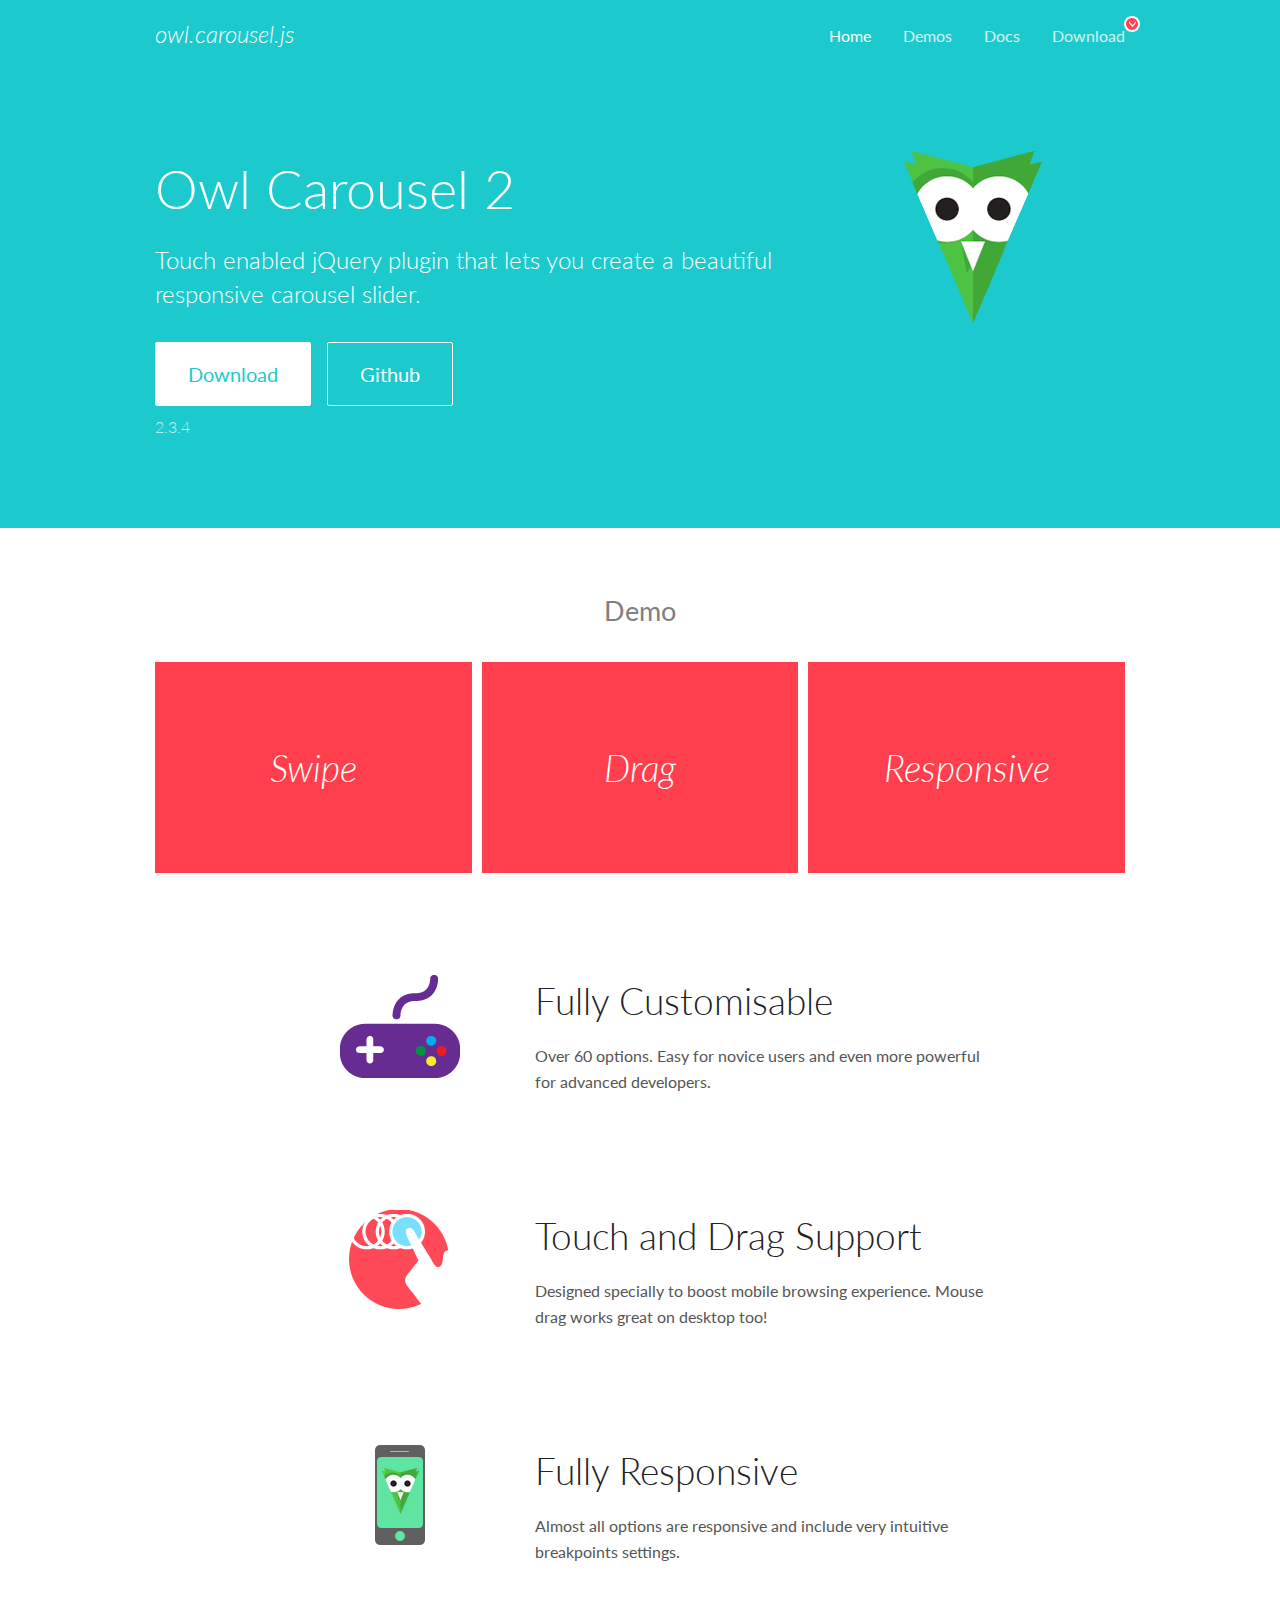
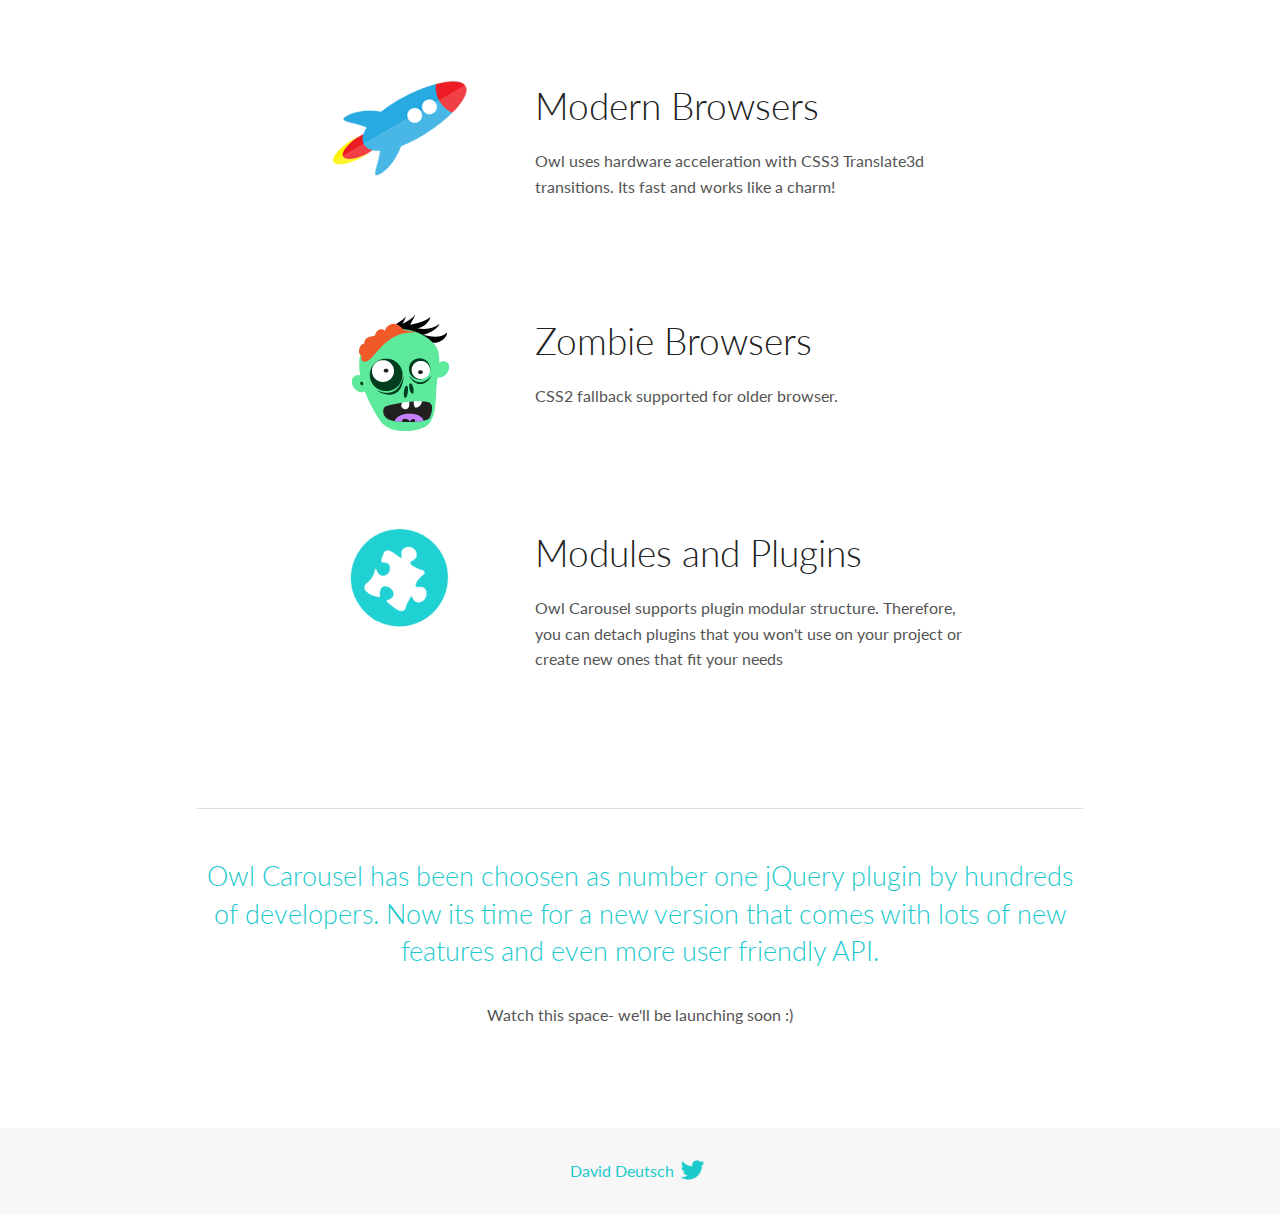
<file: html css/OwlCarousel2-2.3.4/docs/index.html>
<!DOCTYPE html>
<html lang="en">
  <head>

    <!-- head -->
    <meta charset="utf-8">
    <meta name="msapplication-tap-highlight" content="no" />
    <meta name="viewport" content="width=device-width, initial-scale=1.0" />
    <meta name="description" content="Touch enabled jQuery plugin that lets you create beautiful responsive carousel slider.">
    <meta name="author" content="David Deutsch">
    <title>
      Home | Owl Carousel | 2.3.4
    </title>

    <!-- Stylesheets -->
    <link href='https://fonts.googleapis.com/css?family=Lato:300,400,700,400italic,300italic' rel='stylesheet' type='text/css'>
    <link rel="stylesheet" href="assets/css/docs.theme.min.css">

    <!-- Owl Stylesheets -->
    <link rel="stylesheet" href="assets/owlcarousel/assets/owl.carousel.min.css">
    <link rel="stylesheet" href="assets/owlcarousel/assets/owl.theme.default.min.css">

    <!-- HTML5 shim and Respond.js IE8 support of HTML5 elements and media queries -->

    <!--[if lt IE 9]>
      <script src="https://oss.maxcdn.com/libs/html5shiv/3.7.0/html5shiv.js"></script>
      <script src="https://oss.maxcdn.com/libs/respond.js/1.3.0/respond.min.js"></script>
    <![endif]-->

    <!-- Favicons -->
    <link rel="apple-touch-icon-precomposed" sizes="144x144" href="assets/ico/apple-touch-icon-144-precomposed.png">
    <link rel="shortcut icon" href="assets/ico/favicon.png">
    <link rel="shortcut icon" href="favicon.ico">

    <!-- Yeah i know js should not be in header. Its required for demos.-->

    <!-- javascript -->
    <script src="assets/vendors/jquery.min.js"></script>
    <script src="assets/owlcarousel/owl.carousel.js"></script>
  </head>
  <body>

    <!-- header -->
    <header class="header">
      <div class="row">
        <div class="large-12 columns">
          <div class="brand left">
            <h3>
              <a href="/OwlCarousel2/">owl.carousel.js</a> 
            </h3>
          </div>
          <a id="toggle-nav" class="right">
            <span></span> <span></span> <span></span> 
          </a> 
          <div class="nav-bar">
            <ul class="clearfix">
              <li class="active">
                <a href="/OwlCarousel2/index.html">Home</a> 
              </li>
              <li> <a href="/OwlCarousel2/demos/demos.html">Demos</a>  </li>
              <li> <a href="/OwlCarousel2/docs/started-welcome.html">Docs</a>  </li>
              <li>
                <a href="https://github.com/OwlCarousel2/OwlCarousel2/archive/2.3.4.zip">Download</a> 
                <span class="download"></span> 
              </li>
            </ul>
          </div>
        </div>
      </div>
    </header>

    <!-- home panel -->
    <section id="hero">
      <div class="row">
        <div class="large-8 medium-8 columns">
          <h1>Owl Carousel 2</h1>
          <h4>Touch enabled jQuery plugin that lets you create a beautiful responsive carousel slider.</h4>
          <a href="https://github.com/OwlCarousel2/OwlCarousel2/archive/2.3.4.zip" class="hero-button">Download</a> 
          <a href="https://github.com/OwlCarousel2/OwlCarousel2" class="hero-button outline">Github</a> 
          <p>2.3.4</p>
        </div>
        <div class="large-4 medium-4 columns">
          <img class="owl-logo" src="assets/img/owl-logo.png" alt="mr. Owl">
        </div>
      </div>
    </section>

    <!-- body -->
    <div class="home-demo">
      <div class="row">
        <div class="large-12 columns">
          <h3>Demo</h3>
          <div class="owl-carousel">
            <div class="item">
              <h2>Swipe</h2>
            </div>
            <div class="item">
              <h2>Drag</h2>
            </div>
            <div class="item">
              <h2>Responsive</h2>
            </div>
            <div class="item">
              <h2>CSS3</h2>
            </div>
            <div class="item">
              <h2>Fast</h2>
            </div>
            <div class="item">
              <h2>Easy</h2>
            </div>
            <div class="item">
              <h2>Free</h2>
            </div>
            <div class="item">
              <h2>Upgradable</h2>
            </div>
            <div class="item">
              <h2>Tons of options</h2>
            </div>
            <div class="item">
              <h2>Infinity</h2>
            </div>
            <div class="item">
              <h2>Auto Width</h2>
            </div>
          </div>
        </div>
      </div>
    </div>
    <script>
      var owl = $('.owl-carousel');
      owl.owlCarousel({
        margin: 10,
        loop: true,
        responsive: {
          0: {
            items: 1
          },
          600: {
            items: 2
          },
          1000: {
            items: 3
          }
        }
      })
    </script>

    <!-- features -->
    <div id="features">
      <div class="row">
        <div class="small-12 medium-9 small-centered columns">
          <section class="row feature">
            <div class="medium-4 small-12 columns">
              <img src="assets/img/feature-options.png" alt="">
            </div>
            <div class="medium-8 small-12 columns">
              <h2>Fully Customisable</h2>
              <p>Over 60 options. Easy for novice users and even more powerful for advanced developers.</p>
            </div>
          </section>
          <section class="row feature">
            <div class="medium-4 small-12 columns">
              <img src="assets/img/feature-drag.png" alt="">
            </div>
            <div class="medium-8 small-12 columns">
              <h2>Touch and Drag Support</h2>
              <p>Designed specially to boost mobile browsing experience. Mouse drag works great on desktop too!</p>
            </div>
          </section>
          <section class="row feature">
            <div class="medium-4 small-12 columns">
              <img src="assets/img/feature-responsive.png" alt="">
            </div>
            <div class="medium-8 small-12 columns">
              <h2>Fully Responsive</h2>
              <p>Almost all options are responsive and include very intuitive breakpoints settings.</p>
            </div>
          </section>
          <section class="row feature">
            <div class="medium-4 small-12 columns">
              <img src="assets/img/feature-modern.png" alt="">
            </div>
            <div class="medium-8 small-12 columns">
              <h2>Modern Browsers</h2>
              <p>Owl uses hardware acceleration with CSS3 Translate3d transitions. Its fast and works like a charm! </p>
            </div>
          </section>
          <section class="row feature">
            <div class="medium-4 small-12 columns">
              <img src="assets/img/feature-zombie.png" alt="">
            </div>
            <div class="medium-8 small-12 columns">
              <h2>Zombie Browsers</h2>
              <p>CSS2 fallback supported for older browser.</p>
            </div>
          </section>
          <section class="row feature">
            <div class="medium-4 small-12 columns">
              <img src="assets/img/feature-module.png" alt="">
            </div>
            <div class="medium-8 small-12 columns">
              <h2>Modules and Plugins</h2>
              <p>Owl Carousel supports plugin modular structure. Therefore, you can detach plugins that you won&#x27;t use on your project or create new ones that fit your needs</p>
            </div>
          </section>
        </div>
      </div>
    </div>

    <!-- footer -->
    <section id="teaser-text">
      <div class="row">
        <div class="small-12 medium-11 small-centered columns">
          <hr>
          <h3 id="owl-carousel-has-been-choosen-as-number-one-jquery-plugin-by-hundreds-of-developers-now-its-time-for-a-new-version-that-comes-with-lots-of-new-features-and-even-more-user-friendly-api-">Owl Carousel has been choosen as number one jQuery plugin by hundreds of developers. Now its time for a new version that comes with lots of new features and even more user friendly API.</h3>
          <p>Watch this space- we&#39;ll be launching soon :)</p>
        </div>
      </div>
    </section>

    <!-- footer -->
    <footer class="footer">
      <div class="row">
        <div class="large-12 columns">
          <h5>
            <a href="/OwlCarousel2/docs/support-contact.html">David Deutsch</a> 
            <a id="custom-tweet-button" href="https://twitter.com/share?url=https://github.com/OwlCarousel2/OwlCarousel2&text=Owl Carousel - This is so awesome! " target="_blank"></a> 
          </h5>
        </div>
      </div>
    </footer>

    <!-- vendors -->
    <script src="assets/vendors/highlight.js"></script>
    <script src="assets/js/app.js"></script>
  </body>
</html>
</file>
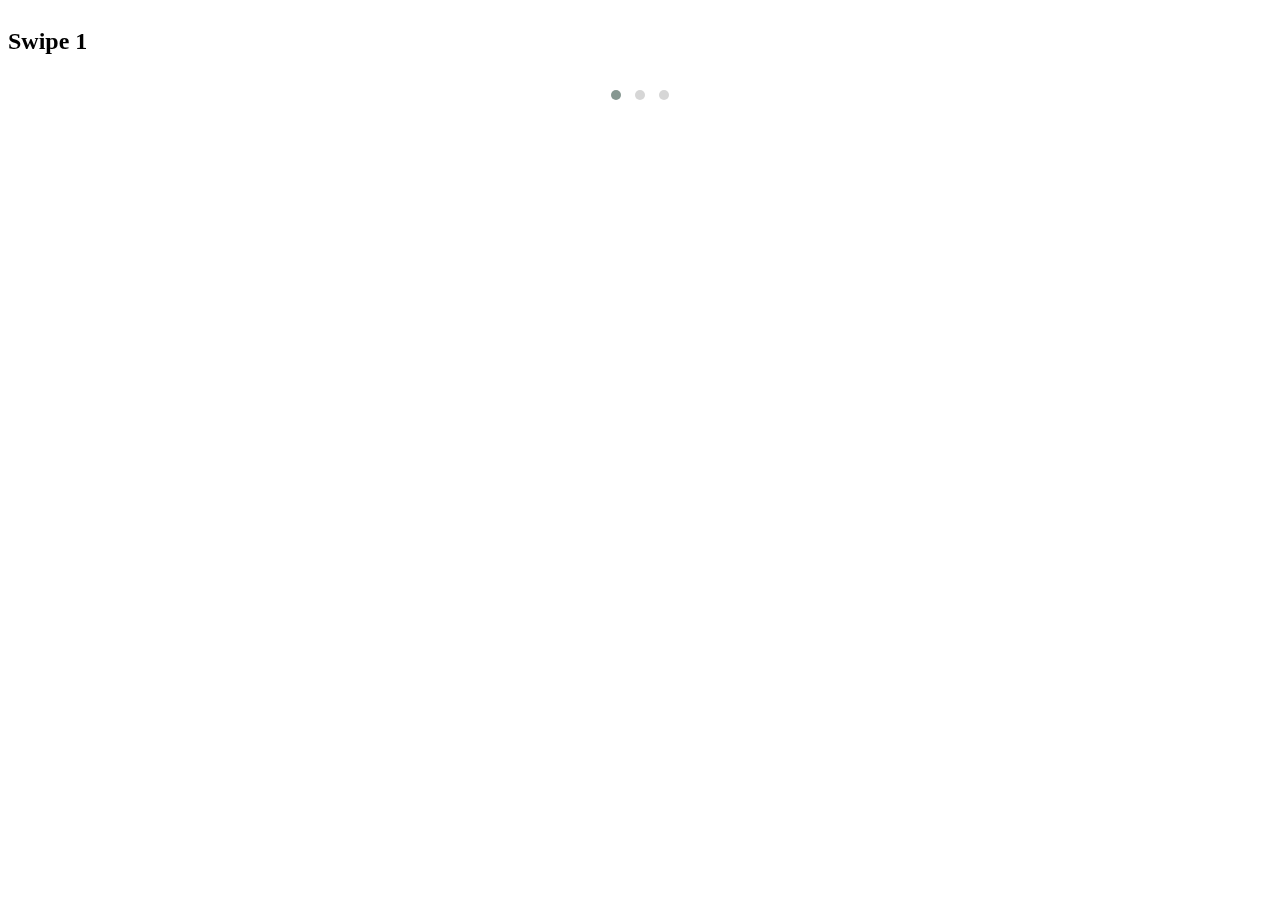
<file: html css/d.html>
<!DOCTYPE html>
<html>

<head>
    <meta charset="utf-8">
    <meta name="viewport" content="width=device-width">
    <title>JS Bin</title>
    <link rel="stylesheet" href="https://cdnjs.cloudflare.com/ajax/libs/OwlCarousel2/2.3.4/assets/owl.carousel.min.css"
        integrity="sha512-tS3S5qG0BlhnQROyJXvNjeEM4UpMXHrQfTGmbQ1gKmelCxlSEBUaxhRBj/EFTzpbP4RVSrpEikbmdJobCvhE3g=="
        crossorigin="anonymous" />
    <link rel="stylesheet" href="https://cdnjs.cloudflare.com/ajax/libs/OwlCarousel2/2.3.4/assets/owl.theme.default.css"
        integrity="sha512-OTcub78R3msOCtY3Tc6FzeDJ8N9qvQn1Ph49ou13xgA9VsH9+LRxoFU6EqLhW4+PKRfU+/HReXmSZXHEkpYoOA=="
        crossorigin="anonymous" />
</head>

<body>
    <script src="https://code.jquery.com/jquery-3.1.0.js"></script>
    <section id="banner-area">
        <div class="owl-carousel owl-theme">
            <div class="item">
                <h2>Swipe 1</h2>
            </div>
            <div class="item">
                <h2>Swipe 2</h2>
            </div>
            <div class="item">
                <h2>Swipe 3</h2>
            </div>
        </div>
    </section>
    <script src="https://cdnjs.cloudflare.com/ajax/libs/OwlCarousel2/2.3.4/owl.carousel.min.js"
        integrity="sha512-bPs7Ae6pVvhOSiIcyUClR7/q2OAsRiovw4vAkX+zJbw3ShAeeqezq50RIIcIURq7Oa20rW2n2q+fyXBNcU9lrw=="
        crossorigin="anonymous"></script>
    <script>
        $(document).ready(function () {

            // banner owl carousel
            $("#banner-area .owl-carousel").owlCarousel({
                dots: true,
                items: 1,
                loop: true,
                autoplay: true
            });
        });
    </script>
</body>

</html>
</file>
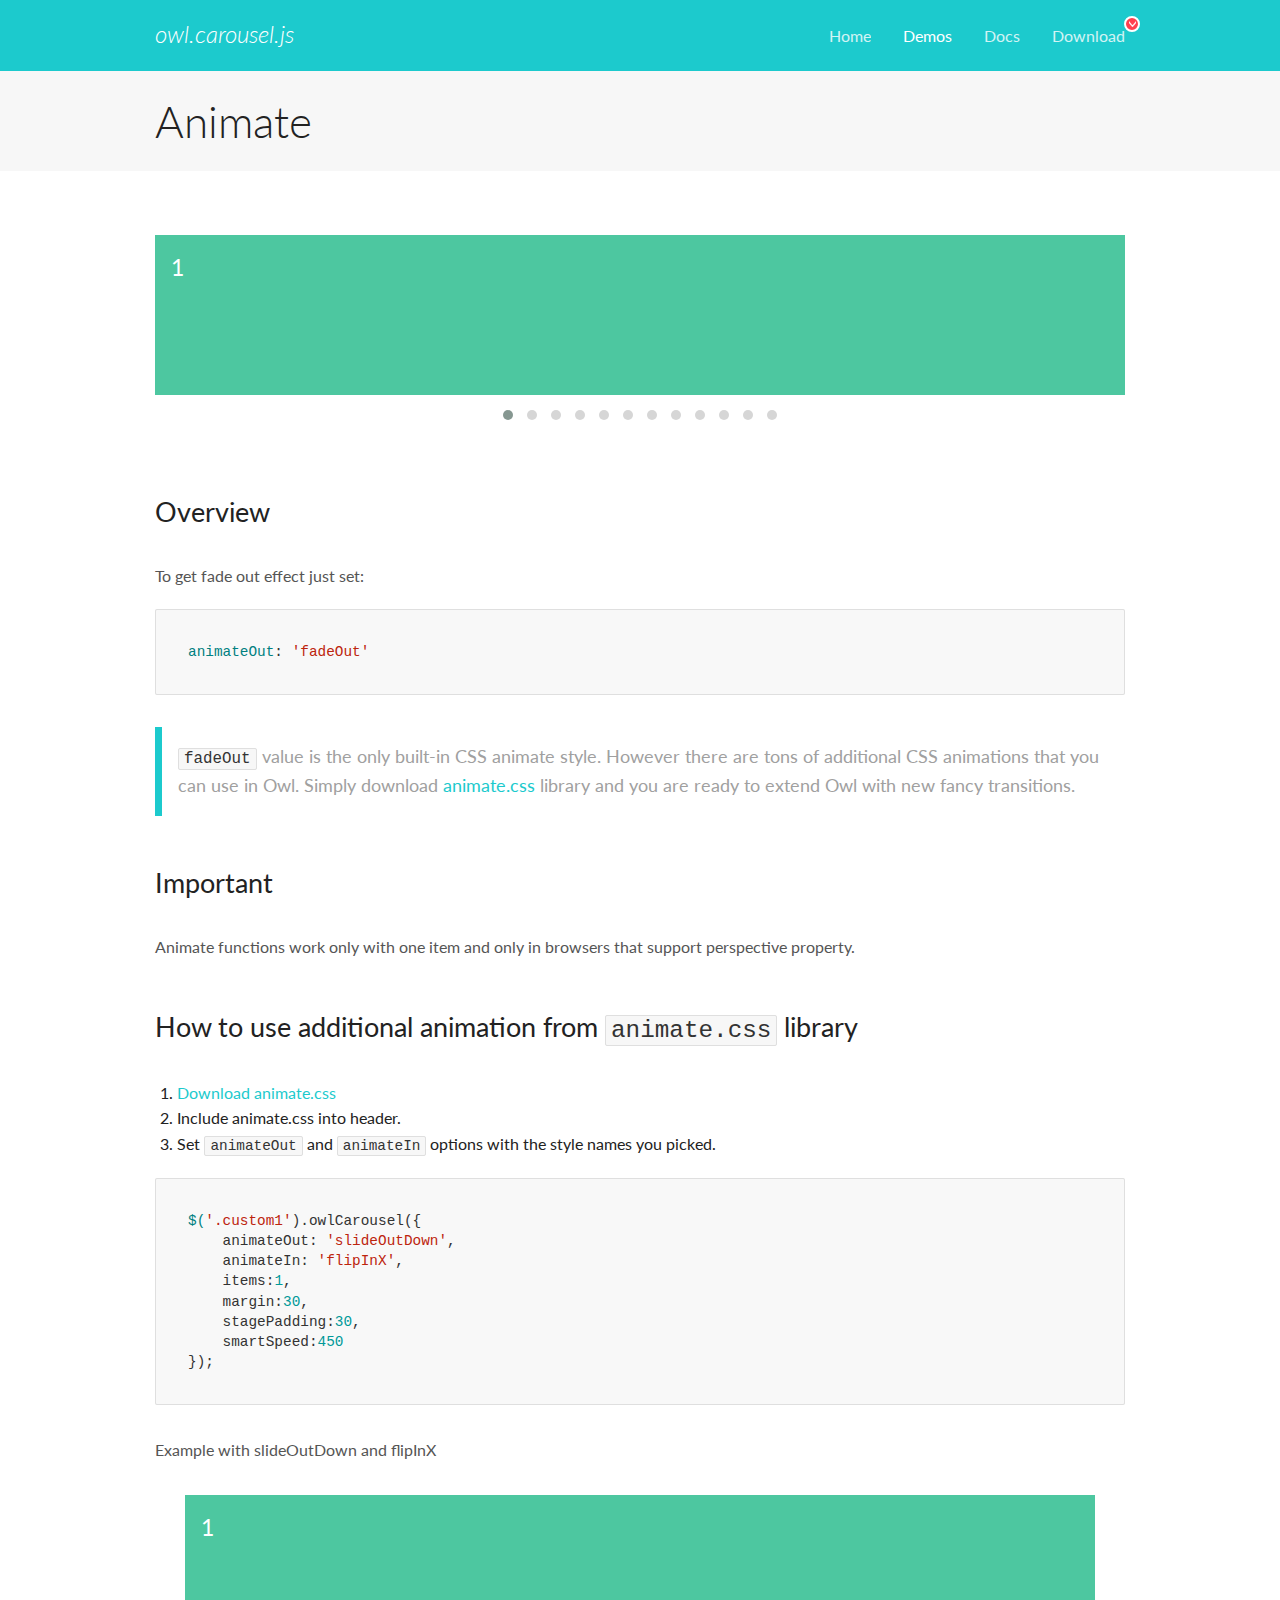
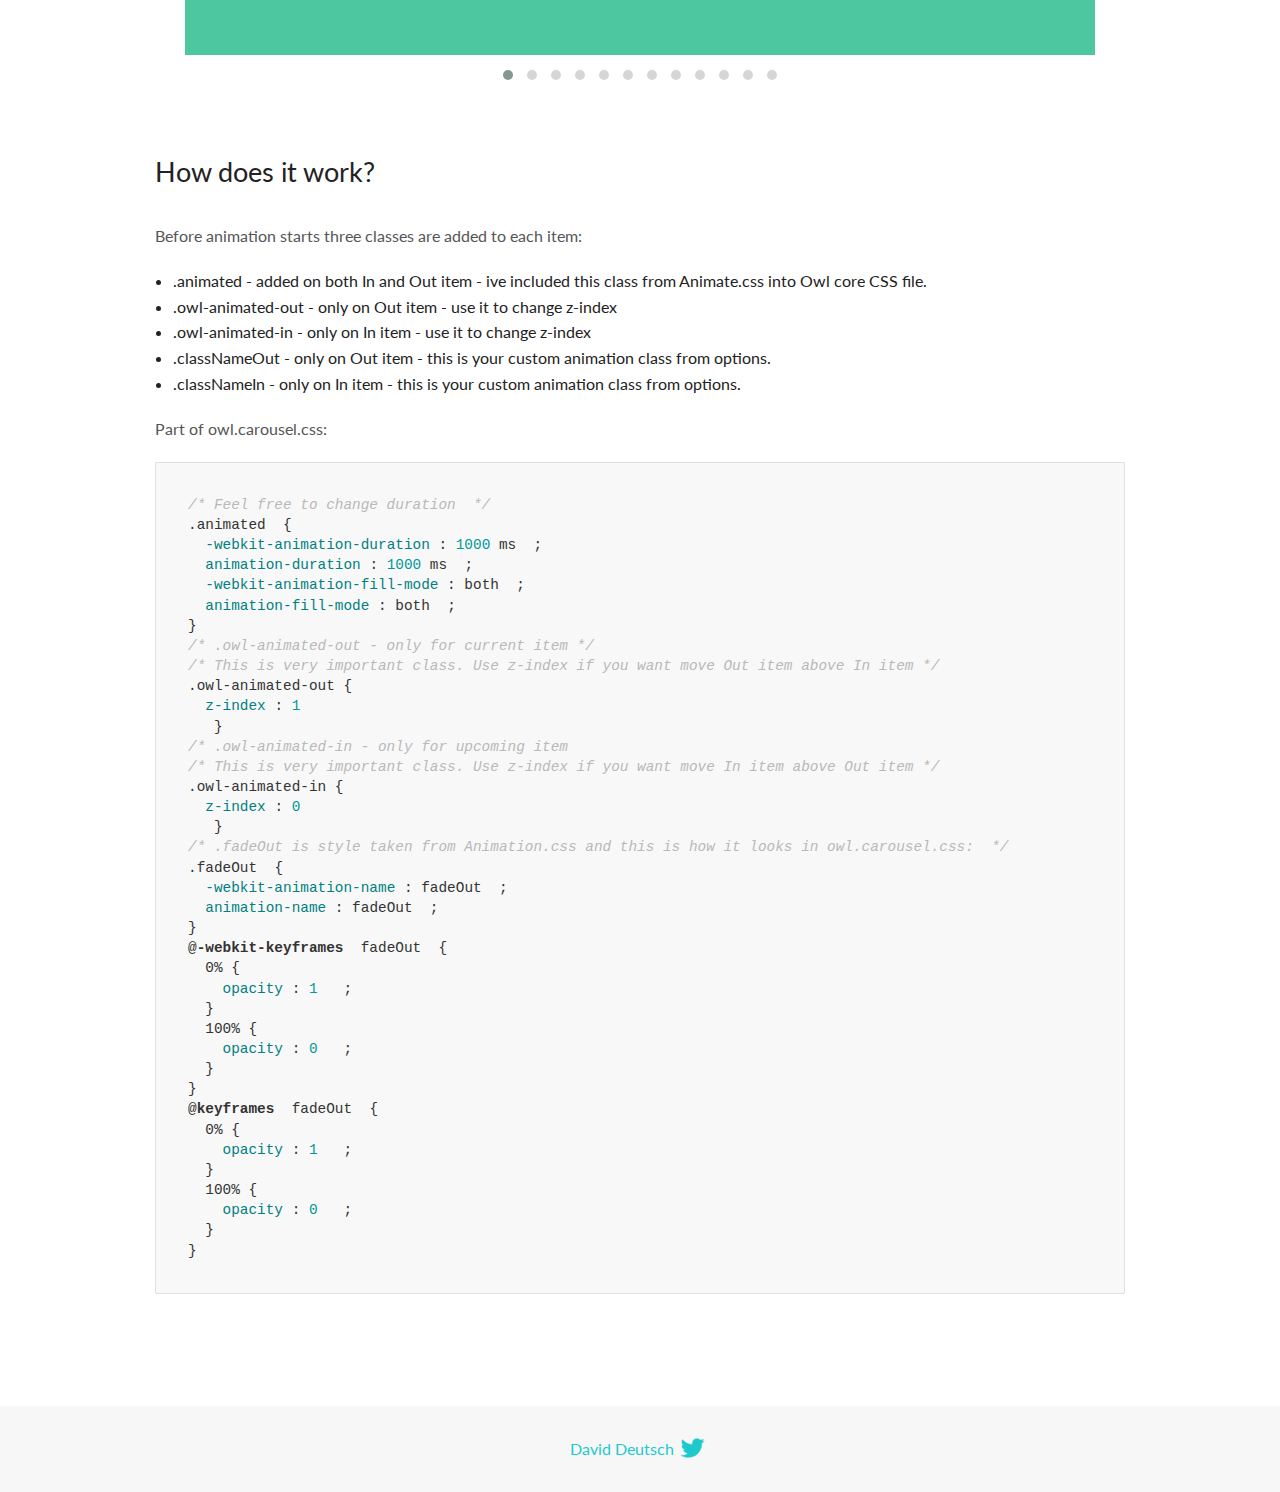
<file: html css/OwlCarousel2-2.3.4/docs/demos/animate.html>
<!DOCTYPE html>
<html lang="en">
  <head>

    <!-- head -->
    <meta charset="utf-8">
    <meta name="msapplication-tap-highlight" content="no" />
    <meta name="viewport" content="width=device-width, initial-scale=1.0" />
    <meta name="description" content="Animate carousel">
    <meta name="author" content="David Deutsch">
    <title>
      Animate Demo | Owl Carousel | 2.3.4
    </title>

    <!-- Stylesheets -->
    <link href='https://fonts.googleapis.com/css?family=Lato:300,400,700,400italic,300italic' rel='stylesheet' type='text/css'>
    <link rel="stylesheet" href="../assets/css/docs.theme.min.css">

    <!-- Owl Stylesheets -->
    <link rel="stylesheet" href="../assets/owlcarousel/assets/owl.carousel.min.css">
    <link rel="stylesheet" href="../assets/owlcarousel/assets/owl.theme.default.min.css">

    <!-- HTML5 shim and Respond.js IE8 support of HTML5 elements and media queries -->

    <!--[if lt IE 9]>
      <script src="https://oss.maxcdn.com/libs/html5shiv/3.7.0/html5shiv.js"></script>
      <script src="https://oss.maxcdn.com/libs/respond.js/1.3.0/respond.min.js"></script>
    <![endif]-->

    <!-- Favicons -->
    <link rel="apple-touch-icon-precomposed" sizes="144x144" href="../assets/ico/apple-touch-icon-144-precomposed.png">
    <link rel="shortcut icon" href="../assets/ico/favicon.png">
    <link rel="shortcut icon" href="favicon.ico">

    <!-- Yeah i know js should not be in header. Its required for demos.-->

    <!-- javascript -->
    <script src="../assets/vendors/jquery.min.js"></script>
    <script src="../assets/owlcarousel/owl.carousel.js"></script>
  </head>
  <body>

    <!-- header -->
    <header class="header">
      <div class="row">
        <div class="large-12 columns">
          <div class="brand left">
            <h3>
              <a href="/OwlCarousel2/">owl.carousel.js</a> 
            </h3>
          </div>
          <a id="toggle-nav" class="right">
            <span></span> <span></span> <span></span> 
          </a> 
          <div class="nav-bar">
            <ul class="clearfix">
              <li> <a href="/OwlCarousel2/index.html">Home</a>  </li>
              <li class="active">
                <a href="/OwlCarousel2/demos/demos.html">Demos</a> 
              </li>
              <li> <a href="/OwlCarousel2/docs/started-welcome.html">Docs</a>  </li>
              <li>
                <a href="https://github.com/OwlCarousel2/OwlCarousel2/archive/2.3.4.zip">Download</a> 
                <span class="download"></span> 
              </li>
            </ul>
          </div>
        </div>
      </div>
    </header>

    <!-- title -->
    <section class="title">
      <div class="row">
        <div class="large-12 columns">
          <h1>Animate</h1>
        </div>
      </div>
    </section>

    <!--  Demos -->
    <section id="demos">
      <div class="row">
        <div class="large-12 columns">
          <div class="fadeOut owl-carousel owl-theme">
            <div class="item">
              <h4>1</h4>
            </div>
            <div class="item">
              <h4>2</h4>
            </div>
            <div class="item">
              <h4>3</h4>
            </div>
            <div class="item">
              <h4>4</h4>
            </div>
            <div class="item">
              <h4>5</h4>
            </div>
            <div class="item">
              <h4>6</h4>
            </div>
            <div class="item">
              <h4>7</h4>
            </div>
            <div class="item">
              <h4>8</h4>
            </div>
            <div class="item">
              <h4>9</h4>
            </div>
            <div class="item">
              <h4>10</h4>
            </div>
            <div class="item">
              <h4>11</h4>
            </div>
            <div class="item">
              <h4>12</h4>
            </div>
          </div>
          <h3 id="overview">Overview</h3>
          <p>To get fade out effect just set:</p>
          <pre><code>animateOut: &#39;fadeOut&#39;</code></pre>
          <blockquote>
            <p><code>fadeOut</code> value is the only built-in CSS animate style. However there are tons of additional CSS animations that you can use in Owl. Simply download
              <a href="https://daneden.github.io/animate.css/">animate.css</a>  library and you are ready to extend Owl with new fancy transitions.</p>
          </blockquote>
          <h3 id="important">Important</h3>
          <p>Animate functions work only with one item and only in browsers that support perspective property.</p>
          <h3 id="how-to-use-additional-animation-from-animate-css-library">How to use additional animation from <code>animate.css</code> library</h3>
          <ol>
            <li> <a href="https://daneden.github.io/animate.css/">Download animate.css</a>  </li>
            <li>Include animate.css into header.</li>
            <li>Set <code>animateOut</code> and <code>animateIn</code> options with the style names you picked.</li>
          </ol>
          <pre><code>$(&#39;.custom1&#39;).owlCarousel({
    animateOut: &#39;slideOutDown&#39;,
    animateIn: &#39;flipInX&#39;,
    items:1,
    margin:30,
    stagePadding:30,
    smartSpeed:450
});</code></pre>
          <p>Example with slideOutDown and flipInX</p>
          <div class="custom1 owl-carousel owl-theme">
            <div class="item">
              <h4>1</h4>
            </div>
            <div class="item">
              <h4>2</h4>
            </div>
            <div class="item">
              <h4>3</h4>
            </div>
            <div class="item">
              <h4>4</h4>
            </div>
            <div class="item">
              <h4>5</h4>
            </div>
            <div class="item">
              <h4>6</h4>
            </div>
            <div class="item">
              <h4>7</h4>
            </div>
            <div class="item">
              <h4>8</h4>
            </div>
            <div class="item">
              <h4>9</h4>
            </div>
            <div class="item">
              <h4>10</h4>
            </div>
            <div class="item">
              <h4>11</h4>
            </div>
            <div class="item">
              <h4>12</h4>
            </div>
          </div>
          <h3 id="how-does-it-work-">How does it work?</h3>
          <p>Before animation starts three classes are added to each item:</p>
          <ul>
            <li>.animated - added on both In and Out item - ive included this class from Animate.css into Owl core CSS file.</li>
            <li>.owl-animated-out - only on Out item - use it to change z-index</li>
            <li>.owl-animated-in - only on In item - use it to change z-index</li>
            <li>.classNameOut - only on Out item - this is your custom animation class from options.</li>
            <li>.classNameIn - only on In item - this is your custom animation class from options.</li>
          </ul>
          <p>Part of owl.carousel.css:</p>
          <pre><code class="language-css"><span class="comment">/* Feel free to change duration  */</span> 
<span class="class">.animated</span>  <span class="rules">{
  <span class="rule"><span class="attribute">-webkit-animation-duration</span> :<span class="value"> <span class="number">1000</span> ms</span> </span> ;
  <span class="rule"><span class="attribute">animation-duration</span> :<span class="value"> <span class="number">1000</span> ms</span> </span> ;
  <span class="rule"><span class="attribute">-webkit-animation-fill-mode</span> :<span class="value"> both</span> </span> ;
  <span class="rule"><span class="attribute">animation-fill-mode</span> :<span class="value"> both</span> </span> ;
<span class="rule">}</span> </span> 
<span class="comment">/* .owl-animated-out - only for current item */</span> 
<span class="comment">/* This is very important class. Use z-index if you want move Out item above In item */</span> 
<span class="class">.owl-animated-out</span> <span class="rules">{
  <span class="rule"><span class="attribute">z-index</span> :<span class="value"> <span class="number">1</span> 
</span> </span> </span> }
<span class="comment">/* .owl-animated-in - only for upcoming item
/* This is very important class. Use z-index if you want move In item above Out item */</span> 
<span class="class">.owl-animated-in</span> <span class="rules">{
  <span class="rule"><span class="attribute">z-index</span> :<span class="value"> <span class="number">0</span> 
</span> </span> </span> }
<span class="comment">/* .fadeOut is style taken from Animation.css and this is how it looks in owl.carousel.css:  */</span> 
<span class="class">.fadeOut</span>  <span class="rules">{
  <span class="rule"><span class="attribute">-webkit-animation-name</span> :<span class="value"> fadeOut</span> </span> ;
  <span class="rule"><span class="attribute">animation-name</span> :<span class="value"> fadeOut</span> </span> ;
<span class="rule">}</span> </span> 
<span class="at_rule">@<span class="keyword">-webkit-keyframes</span>  fadeOut </span> {
  0% <span class="rules">{
    <span class="rule"><span class="attribute">opacity</span> :<span class="value"> <span class="number">1</span> </span> </span> ;
  <span class="rule">}</span> </span> 
  100% <span class="rules">{
    <span class="rule"><span class="attribute">opacity</span> :<span class="value"> <span class="number">0</span> </span> </span> ;
  <span class="rule">}</span> </span> 
}
<span class="at_rule">@<span class="keyword">keyframes</span>  fadeOut </span> {
  0% <span class="rules">{
    <span class="rule"><span class="attribute">opacity</span> :<span class="value"> <span class="number">1</span> </span> </span> ;
  <span class="rule">}</span> </span> 
  100% <span class="rules">{
    <span class="rule"><span class="attribute">opacity</span> :<span class="value"> <span class="number">0</span> </span> </span> ;
  <span class="rule">}</span> </span> 
}</code></pre>
          <link rel="stylesheet" href="../assets/css/animate.css">
          <script>
            jQuery(document).ready(function($) {
              $('.fadeOut').owlCarousel({
                items: 1,
                animateOut: 'fadeOut',
                loop: true,
                margin: 10,
              });
              $('.custom1').owlCarousel({
                animateOut: 'slideOutDown',
                animateIn: 'flipInX',
                items: 1,
                margin: 30,
                stagePadding: 30,
                smartSpeed: 450
              });
            });
          </script>
        </div>
      </div>
    </section>

    <!-- footer -->
    <footer class="footer">
      <div class="row">
        <div class="large-12 columns">
          <h5>
            <a href="/OwlCarousel2/docs/support-contact.html">David Deutsch</a> 
            <a id="custom-tweet-button" href="https://twitter.com/share?url=https://github.com/OwlCarousel2/OwlCarousel2&text=Owl Carousel - This is so awesome! " target="_blank"></a> 
          </h5>
        </div>
      </div>
    </footer>

    <!-- vendors -->
    <script src="../assets/vendors/highlight.js"></script>
    <script src="../assets/js/app.js"></script>
  </body>
</html>
</file>
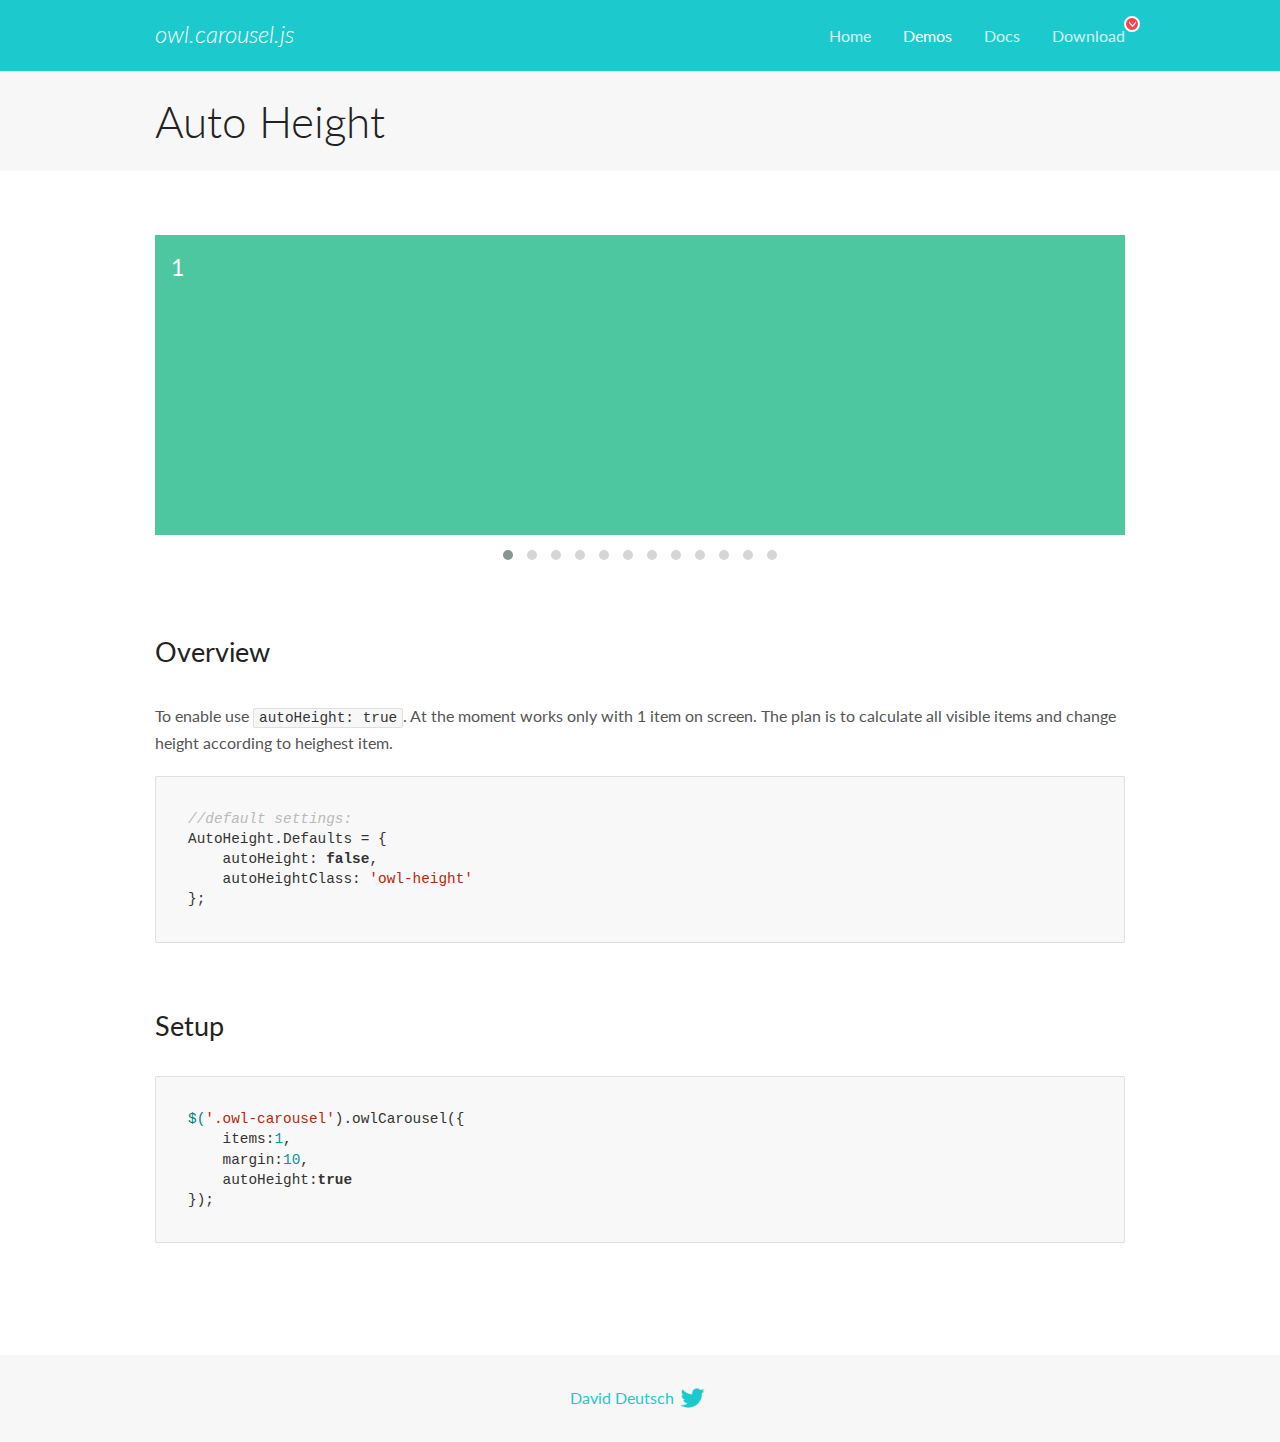
<file: html css/OwlCarousel2-2.3.4/docs/demos/autoheight.html>
<!DOCTYPE html>
<html lang="en">
  <head>

    <!-- head -->
    <meta charset="utf-8">
    <meta name="msapplication-tap-highlight" content="no" />
    <meta name="viewport" content="width=device-width, initial-scale=1.0" />
    <meta name="description" content="autoHeight usage demo">
    <meta name="author" content="David Deutsch">
    <title>
      Auto Height Demo | Owl Carousel | 2.3.4
    </title>

    <!-- Stylesheets -->
    <link href='https://fonts.googleapis.com/css?family=Lato:300,400,700,400italic,300italic' rel='stylesheet' type='text/css'>
    <link rel="stylesheet" href="../assets/css/docs.theme.min.css">

    <!-- Owl Stylesheets -->
    <link rel="stylesheet" href="../assets/owlcarousel/assets/owl.carousel.min.css">
    <link rel="stylesheet" href="../assets/owlcarousel/assets/owl.theme.default.min.css">

    <!-- HTML5 shim and Respond.js IE8 support of HTML5 elements and media queries -->

    <!--[if lt IE 9]>
      <script src="https://oss.maxcdn.com/libs/html5shiv/3.7.0/html5shiv.js"></script>
      <script src="https://oss.maxcdn.com/libs/respond.js/1.3.0/respond.min.js"></script>
    <![endif]-->

    <!-- Favicons -->
    <link rel="apple-touch-icon-precomposed" sizes="144x144" href="../assets/ico/apple-touch-icon-144-precomposed.png">
    <link rel="shortcut icon" href="../assets/ico/favicon.png">
    <link rel="shortcut icon" href="favicon.ico">

    <!-- Yeah i know js should not be in header. Its required for demos.-->

    <!-- javascript -->
    <script src="../assets/vendors/jquery.min.js"></script>
    <script src="../assets/owlcarousel/owl.carousel.js"></script>
  </head>
  <body>

    <!-- header -->
    <header class="header">
      <div class="row">
        <div class="large-12 columns">
          <div class="brand left">
            <h3>
              <a href="/OwlCarousel2/">owl.carousel.js</a> 
            </h3>
          </div>
          <a id="toggle-nav" class="right">
            <span></span> <span></span> <span></span> 
          </a> 
          <div class="nav-bar">
            <ul class="clearfix">
              <li> <a href="/OwlCarousel2/index.html">Home</a>  </li>
              <li class="active">
                <a href="/OwlCarousel2/demos/demos.html">Demos</a> 
              </li>
              <li> <a href="/OwlCarousel2/docs/started-welcome.html">Docs</a>  </li>
              <li>
                <a href="https://github.com/OwlCarousel2/OwlCarousel2/archive/2.3.4.zip">Download</a> 
                <span class="download"></span> 
              </li>
            </ul>
          </div>
        </div>
      </div>
    </header>

    <!-- title -->
    <section class="title">
      <div class="row">
        <div class="large-12 columns">
          <h1>Auto Height</h1>
        </div>
      </div>
    </section>

    <!--  Demos -->
    <section id="demos">
      <div class="row">
        <div class="large-12 columns">
          <div class="owl-carousel owl-theme">
            <div class="item" style="height:300px">
              <h4>1</h4>
            </div>
            <div class="item" style="height:100px">
              <h4>2</h4>
            </div>
            <div class="item" style="height:500px">
              <h4>3</h4>
            </div>
            <div class="item" style="height:250px">
              <h4>4</h4>
            </div>
            <div class="item" style="height:400px">
              <h4>5</h4>
            </div>
            <div class="item" style="height:500px">
              <h4>6</h4>
            </div>
            <div class="item" style="height:600px">
              <h4>7</h4>
            </div>
            <div class="item" style="height:400px">
              <h4>8</h4>
            </div>
            <div class="item" style="height:300px">
              <h4>9</h4>
            </div>
            <div class="item" style="height:350px">
              <h4>10</h4>
            </div>
            <div class="item" style="height:200px">
              <h4>11</h4>
            </div>
            <div class="item" style="height:150px">
              <h4>12</h4>
            </div>
          </div>
          <h3 id="overview">Overview</h3>
          <p>To enable use <code>autoHeight: true</code>. At the moment works only with 1 item on screen. The plan is to calculate all visible items and change height according to heighest item.</p>
          <pre><code>//default settings:
AutoHeight.Defaults = {
    autoHeight: false,
    autoHeightClass: &#39;owl-height&#39;
};</code></pre>
          <h3 id="setup">Setup</h3>
          <pre><code>$(&#39;.owl-carousel&#39;).owlCarousel({
    items:1,
    margin:10,
    autoHeight:true
});</code></pre>
          <script>
            $(document).ready(function() {
              $('.owl-carousel').owlCarousel({
                items: 1,
                margin: 10,
                autoHeight: true
              });
            })
          </script>
        </div>
      </div>
    </section>

    <!-- footer -->
    <footer class="footer">
      <div class="row">
        <div class="large-12 columns">
          <h5>
            <a href="/OwlCarousel2/docs/support-contact.html">David Deutsch</a> 
            <a id="custom-tweet-button" href="https://twitter.com/share?url=https://github.com/OwlCarousel2/OwlCarousel2&text=Owl Carousel - This is so awesome! " target="_blank"></a> 
          </h5>
        </div>
      </div>
    </footer>

    <!-- vendors -->
    <script src="../assets/vendors/highlight.js"></script>
    <script src="../assets/js/app.js"></script>
  </body>
</html>
</file>
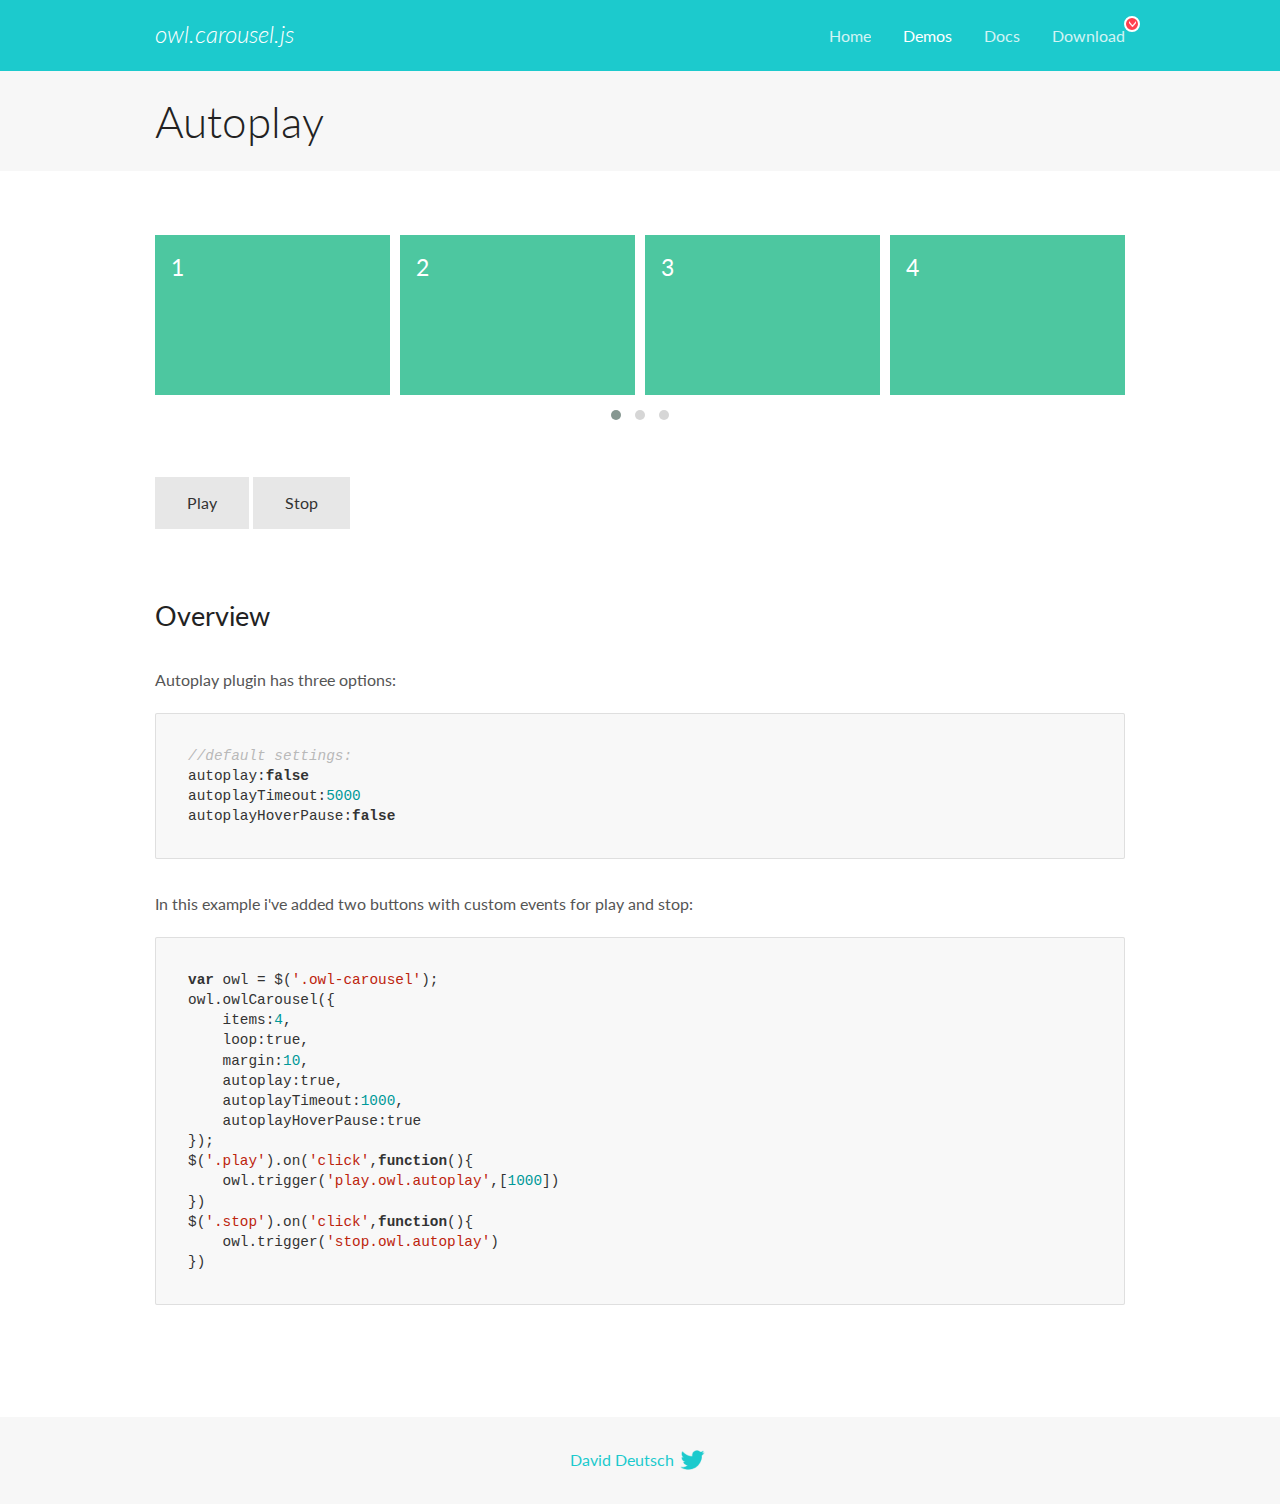
<file: html css/OwlCarousel2-2.3.4/docs/demos/autoplay.html>
<!DOCTYPE html>
<html lang="en">
  <head>

    <!-- head -->
    <meta charset="utf-8">
    <meta name="msapplication-tap-highlight" content="no" />
    <meta name="viewport" content="width=device-width, initial-scale=1.0" />
    <meta name="description" content="Autoplay usage demo">
    <meta name="author" content="David Deutsch">
    <title>
      Autoplay Demo | Owl Carousel | 2.3.4
    </title>

    <!-- Stylesheets -->
    <link href='https://fonts.googleapis.com/css?family=Lato:300,400,700,400italic,300italic' rel='stylesheet' type='text/css'>
    <link rel="stylesheet" href="../assets/css/docs.theme.min.css">

    <!-- Owl Stylesheets -->
    <link rel="stylesheet" href="../assets/owlcarousel/assets/owl.carousel.min.css">
    <link rel="stylesheet" href="../assets/owlcarousel/assets/owl.theme.default.min.css">

    <!-- HTML5 shim and Respond.js IE8 support of HTML5 elements and media queries -->

    <!--[if lt IE 9]>
      <script src="https://oss.maxcdn.com/libs/html5shiv/3.7.0/html5shiv.js"></script>
      <script src="https://oss.maxcdn.com/libs/respond.js/1.3.0/respond.min.js"></script>
    <![endif]-->

    <!-- Favicons -->
    <link rel="apple-touch-icon-precomposed" sizes="144x144" href="../assets/ico/apple-touch-icon-144-precomposed.png">
    <link rel="shortcut icon" href="../assets/ico/favicon.png">
    <link rel="shortcut icon" href="favicon.ico">

    <!-- Yeah i know js should not be in header. Its required for demos.-->

    <!-- javascript -->
    <script src="../assets/vendors/jquery.min.js"></script>
    <script src="../assets/owlcarousel/owl.carousel.js"></script>
  </head>
  <body>

    <!-- header -->
    <header class="header">
      <div class="row">
        <div class="large-12 columns">
          <div class="brand left">
            <h3>
              <a href="/OwlCarousel2/">owl.carousel.js</a> 
            </h3>
          </div>
          <a id="toggle-nav" class="right">
            <span></span> <span></span> <span></span> 
          </a> 
          <div class="nav-bar">
            <ul class="clearfix">
              <li> <a href="/OwlCarousel2/index.html">Home</a>  </li>
              <li class="active">
                <a href="/OwlCarousel2/demos/demos.html">Demos</a> 
              </li>
              <li> <a href="/OwlCarousel2/docs/started-welcome.html">Docs</a>  </li>
              <li>
                <a href="https://github.com/OwlCarousel2/OwlCarousel2/archive/2.3.4.zip">Download</a> 
                <span class="download"></span> 
              </li>
            </ul>
          </div>
        </div>
      </div>
    </header>

    <!-- title -->
    <section class="title">
      <div class="row">
        <div class="large-12 columns">
          <h1>Autoplay</h1>
        </div>
      </div>
    </section>

    <!--  Demos -->
    <section id="demos">
      <div class="row">
        <div class="large-12 columns">
          <div class="owl-carousel owl-theme">
            <div class="item">
              <h4>1</h4>
            </div>
            <div class="item">
              <h4>2</h4>
            </div>
            <div class="item">
              <h4>3</h4>
            </div>
            <div class="item">
              <h4>4</h4>
            </div>
            <div class="item">
              <h4>5</h4>
            </div>
            <div class="item">
              <h4>6</h4>
            </div>
            <div class="item">
              <h4>7</h4>
            </div>
            <div class="item">
              <h4>8</h4>
            </div>
            <div class="item">
              <h4>9</h4>
            </div>
            <div class="item">
              <h4>10</h4>
            </div>
            <div class="item">
              <h4>11</h4>
            </div>
            <div class="item">
              <h4>12</h4>
            </div>
          </div>
          <a class="button secondary play">Play</a> 
          <a class="button secondary stop">Stop</a> 
          <h3 id="overview">Overview</h3>
          <p>Autoplay plugin has three options:</p>
          <pre><code>//default settings:
autoplay:false
autoplayTimeout:5000
autoplayHoverPause:false</code></pre>
          <p>In this example i&#39;ve added two buttons with custom events for play and stop:</p>
          <pre><code>var owl = $(&#39;.owl-carousel&#39;);
owl.owlCarousel({
    items:4,
    loop:true,
    margin:10,
    autoplay:true,
    autoplayTimeout:1000,
    autoplayHoverPause:true
});
$(&#39;.play&#39;).on(&#39;click&#39;,function(){
    owl.trigger(&#39;play.owl.autoplay&#39;,[1000])
})
$(&#39;.stop&#39;).on(&#39;click&#39;,function(){
    owl.trigger(&#39;stop.owl.autoplay&#39;)
})</code></pre>
          <script>
            $(document).ready(function() {
              var owl = $('.owl-carousel');
              owl.owlCarousel({
                items: 4,
                loop: true,
                margin: 10,
                autoplay: true,
                autoplayTimeout: 1000,
                autoplayHoverPause: true
              });
              $('.play').on('click', function() {
                owl.trigger('play.owl.autoplay', [1000])
              })
              $('.stop').on('click', function() {
                owl.trigger('stop.owl.autoplay')
              })
            })
          </script>
        </div>
      </div>
    </section>

    <!-- footer -->
    <footer class="footer">
      <div class="row">
        <div class="large-12 columns">
          <h5>
            <a href="/OwlCarousel2/docs/support-contact.html">David Deutsch</a> 
            <a id="custom-tweet-button" href="https://twitter.com/share?url=https://github.com/OwlCarousel2/OwlCarousel2&text=Owl Carousel - This is so awesome! " target="_blank"></a> 
          </h5>
        </div>
      </div>
    </footer>

    <!-- vendors -->
    <script src="../assets/vendors/highlight.js"></script>
    <script src="../assets/js/app.js"></script>
  </body>
</html>
</file>
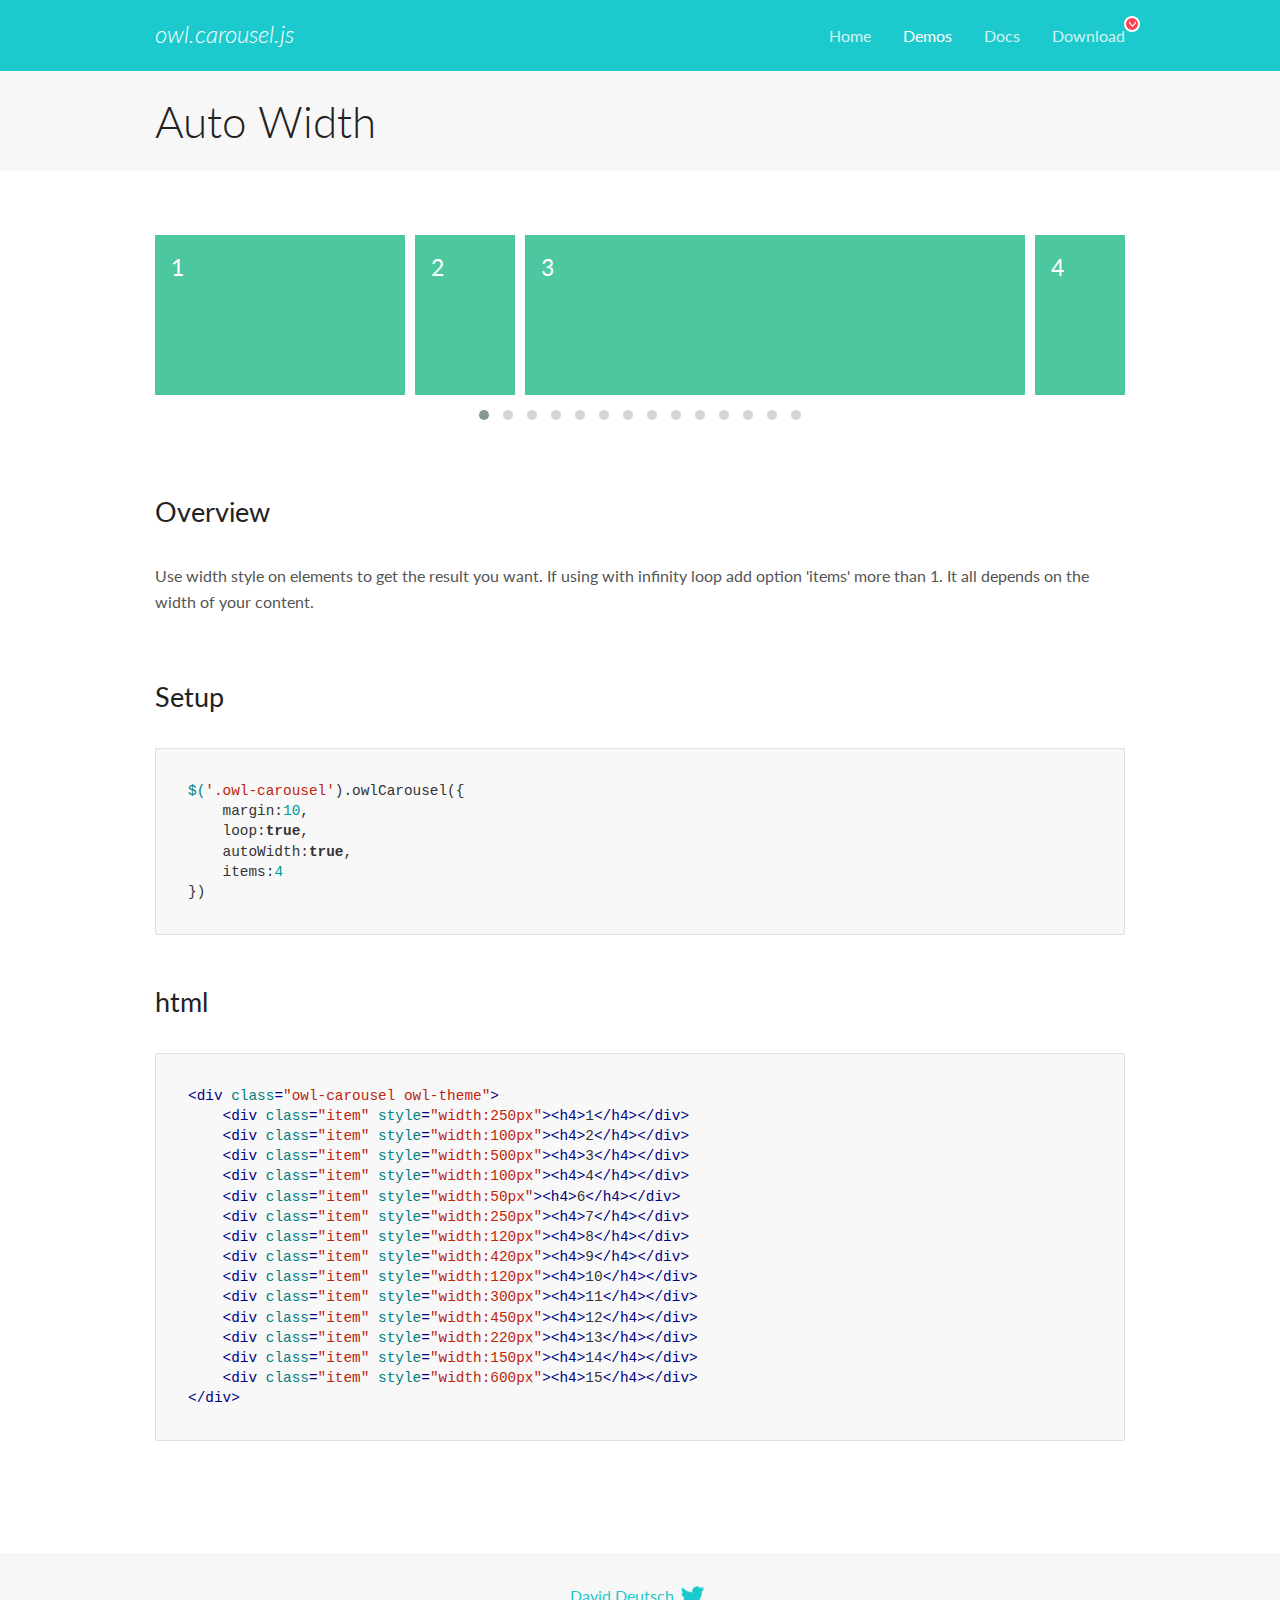
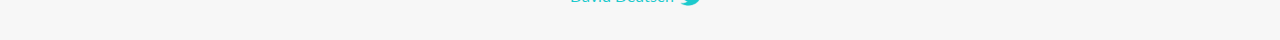
<file: html css/OwlCarousel2-2.3.4/docs/demos/autowidth.html>
<!DOCTYPE html>
<html lang="en">
  <head>

    <!-- head -->
    <meta charset="utf-8">
    <meta name="msapplication-tap-highlight" content="no" />
    <meta name="viewport" content="width=device-width, initial-scale=1.0" />
    <meta name="description" content="Auto Width">
    <meta name="author" content="David Deutsch">
    <title>
      Auto Width Demo | Owl Carousel | 2.3.4
    </title>

    <!-- Stylesheets -->
    <link href='https://fonts.googleapis.com/css?family=Lato:300,400,700,400italic,300italic' rel='stylesheet' type='text/css'>
    <link rel="stylesheet" href="../assets/css/docs.theme.min.css">

    <!-- Owl Stylesheets -->
    <link rel="stylesheet" href="../assets/owlcarousel/assets/owl.carousel.min.css">
    <link rel="stylesheet" href="../assets/owlcarousel/assets/owl.theme.default.min.css">

    <!-- HTML5 shim and Respond.js IE8 support of HTML5 elements and media queries -->

    <!--[if lt IE 9]>
      <script src="https://oss.maxcdn.com/libs/html5shiv/3.7.0/html5shiv.js"></script>
      <script src="https://oss.maxcdn.com/libs/respond.js/1.3.0/respond.min.js"></script>
    <![endif]-->

    <!-- Favicons -->
    <link rel="apple-touch-icon-precomposed" sizes="144x144" href="../assets/ico/apple-touch-icon-144-precomposed.png">
    <link rel="shortcut icon" href="../assets/ico/favicon.png">
    <link rel="shortcut icon" href="favicon.ico">

    <!-- Yeah i know js should not be in header. Its required for demos.-->

    <!-- javascript -->
    <script src="../assets/vendors/jquery.min.js"></script>
    <script src="../assets/owlcarousel/owl.carousel.js"></script>
  </head>
  <body>

    <!-- header -->
    <header class="header">
      <div class="row">
        <div class="large-12 columns">
          <div class="brand left">
            <h3>
              <a href="/OwlCarousel2/">owl.carousel.js</a> 
            </h3>
          </div>
          <a id="toggle-nav" class="right">
            <span></span> <span></span> <span></span> 
          </a> 
          <div class="nav-bar">
            <ul class="clearfix">
              <li> <a href="/OwlCarousel2/index.html">Home</a>  </li>
              <li class="active">
                <a href="/OwlCarousel2/demos/demos.html">Demos</a> 
              </li>
              <li> <a href="/OwlCarousel2/docs/started-welcome.html">Docs</a>  </li>
              <li>
                <a href="https://github.com/OwlCarousel2/OwlCarousel2/archive/2.3.4.zip">Download</a> 
                <span class="download"></span> 
              </li>
            </ul>
          </div>
        </div>
      </div>
    </header>

    <!-- title -->
    <section class="title">
      <div class="row">
        <div class="large-12 columns">
          <h1>Auto Width</h1>
        </div>
      </div>
    </section>

    <!--  Demos -->
    <section id="demos">
      <div class="row">
        <div class="large-12 columns">
          <div class="owl-carousel owl-theme">
            <div class="item" style="width:250px">
              <h4>1</h4>
            </div>
            <div class="item" style="width:100px">
              <h4>2</h4>
            </div>
            <div class="item" style="width:500px">
              <h4>3</h4>
            </div>
            <div class="item" style="width:100px">
              <h4>4</h4>
            </div>
            <div class="item" style="width:50px">
              <h4>6</h4>
            </div>
            <div class="item" style="width:250px">
              <h4>7</h4>
            </div>
            <div class="item" style="width:120px">
              <h4>8</h4>
            </div>
            <div class="item" style="width:420px">
              <h4>9</h4>
            </div>
            <div class="item" style="width:120px">
              <h4>10</h4>
            </div>
            <div class="item" style="width:300px">
              <h4>11</h4>
            </div>
            <div class="item" style="width:450px">
              <h4>12</h4>
            </div>
            <div class="item" style="width:220px">
              <h4>13</h4>
            </div>
            <div class="item" style="width:150px">
              <h4>14</h4>
            </div>
            <div class="item" style="width:600px">
              <h4>15</h4>
            </div>
          </div>
          <h3 id="overview">Overview</h3>
          <p>Use width style on elements to get the result you want. If using with infinity loop add option &#39;items&#39; more than 1. It all depends on the width of your content.</p>
          <h3 id="setup">Setup</h3>
          <pre><code>$(&#39;.owl-carousel&#39;).owlCarousel({
    margin:10,
    loop:true,
    autoWidth:true,
    items:4
})</code></pre>
          <h3 id="html">html</h3>
          <pre><code>&lt;div class=&quot;owl-carousel owl-theme&quot;&gt;
    &lt;div class=&quot;item&quot; style=&quot;width:250px&quot;&gt;&lt;h4&gt;1&lt;/h4&gt;&lt;/div&gt;
    &lt;div class=&quot;item&quot; style=&quot;width:100px&quot;&gt;&lt;h4&gt;2&lt;/h4&gt;&lt;/div&gt;
    &lt;div class=&quot;item&quot; style=&quot;width:500px&quot;&gt;&lt;h4&gt;3&lt;/h4&gt;&lt;/div&gt;
    &lt;div class=&quot;item&quot; style=&quot;width:100px&quot;&gt;&lt;h4&gt;4&lt;/h4&gt;&lt;/div&gt;
    &lt;div class=&quot;item&quot; style=&quot;width:50px&quot;&gt;&lt;h4&gt;6&lt;/h4&gt;&lt;/div&gt;
    &lt;div class=&quot;item&quot; style=&quot;width:250px&quot;&gt;&lt;h4&gt;7&lt;/h4&gt;&lt;/div&gt;
    &lt;div class=&quot;item&quot; style=&quot;width:120px&quot;&gt;&lt;h4&gt;8&lt;/h4&gt;&lt;/div&gt;
    &lt;div class=&quot;item&quot; style=&quot;width:420px&quot;&gt;&lt;h4&gt;9&lt;/h4&gt;&lt;/div&gt;
    &lt;div class=&quot;item&quot; style=&quot;width:120px&quot;&gt;&lt;h4&gt;10&lt;/h4&gt;&lt;/div&gt;
    &lt;div class=&quot;item&quot; style=&quot;width:300px&quot;&gt;&lt;h4&gt;11&lt;/h4&gt;&lt;/div&gt;
    &lt;div class=&quot;item&quot; style=&quot;width:450px&quot;&gt;&lt;h4&gt;12&lt;/h4&gt;&lt;/div&gt;
    &lt;div class=&quot;item&quot; style=&quot;width:220px&quot;&gt;&lt;h4&gt;13&lt;/h4&gt;&lt;/div&gt;
    &lt;div class=&quot;item&quot; style=&quot;width:150px&quot;&gt;&lt;h4&gt;14&lt;/h4&gt;&lt;/div&gt;
    &lt;div class=&quot;item&quot; style=&quot;width:600px&quot;&gt;&lt;h4&gt;15&lt;/h4&gt;&lt;/div&gt;
&lt;/div&gt;</code></pre>
          <script>
            $(document).ready(function() {
              $('.owl-carousel').owlCarousel({
                margin: 10,
                loop: true,
                autoWidth: true,
                items: 4
              })
            })
          </script>
        </div>
      </div>
    </section>

    <!-- footer -->
    <footer class="footer">
      <div class="row">
        <div class="large-12 columns">
          <h5>
            <a href="/OwlCarousel2/docs/support-contact.html">David Deutsch</a> 
            <a id="custom-tweet-button" href="https://twitter.com/share?url=https://github.com/OwlCarousel2/OwlCarousel2&text=Owl Carousel - This is so awesome! " target="_blank"></a> 
          </h5>
        </div>
      </div>
    </footer>

    <!-- vendors -->
    <script src="../assets/vendors/highlight.js"></script>
    <script src="../assets/js/app.js"></script>
  </body>
</html>
</file>
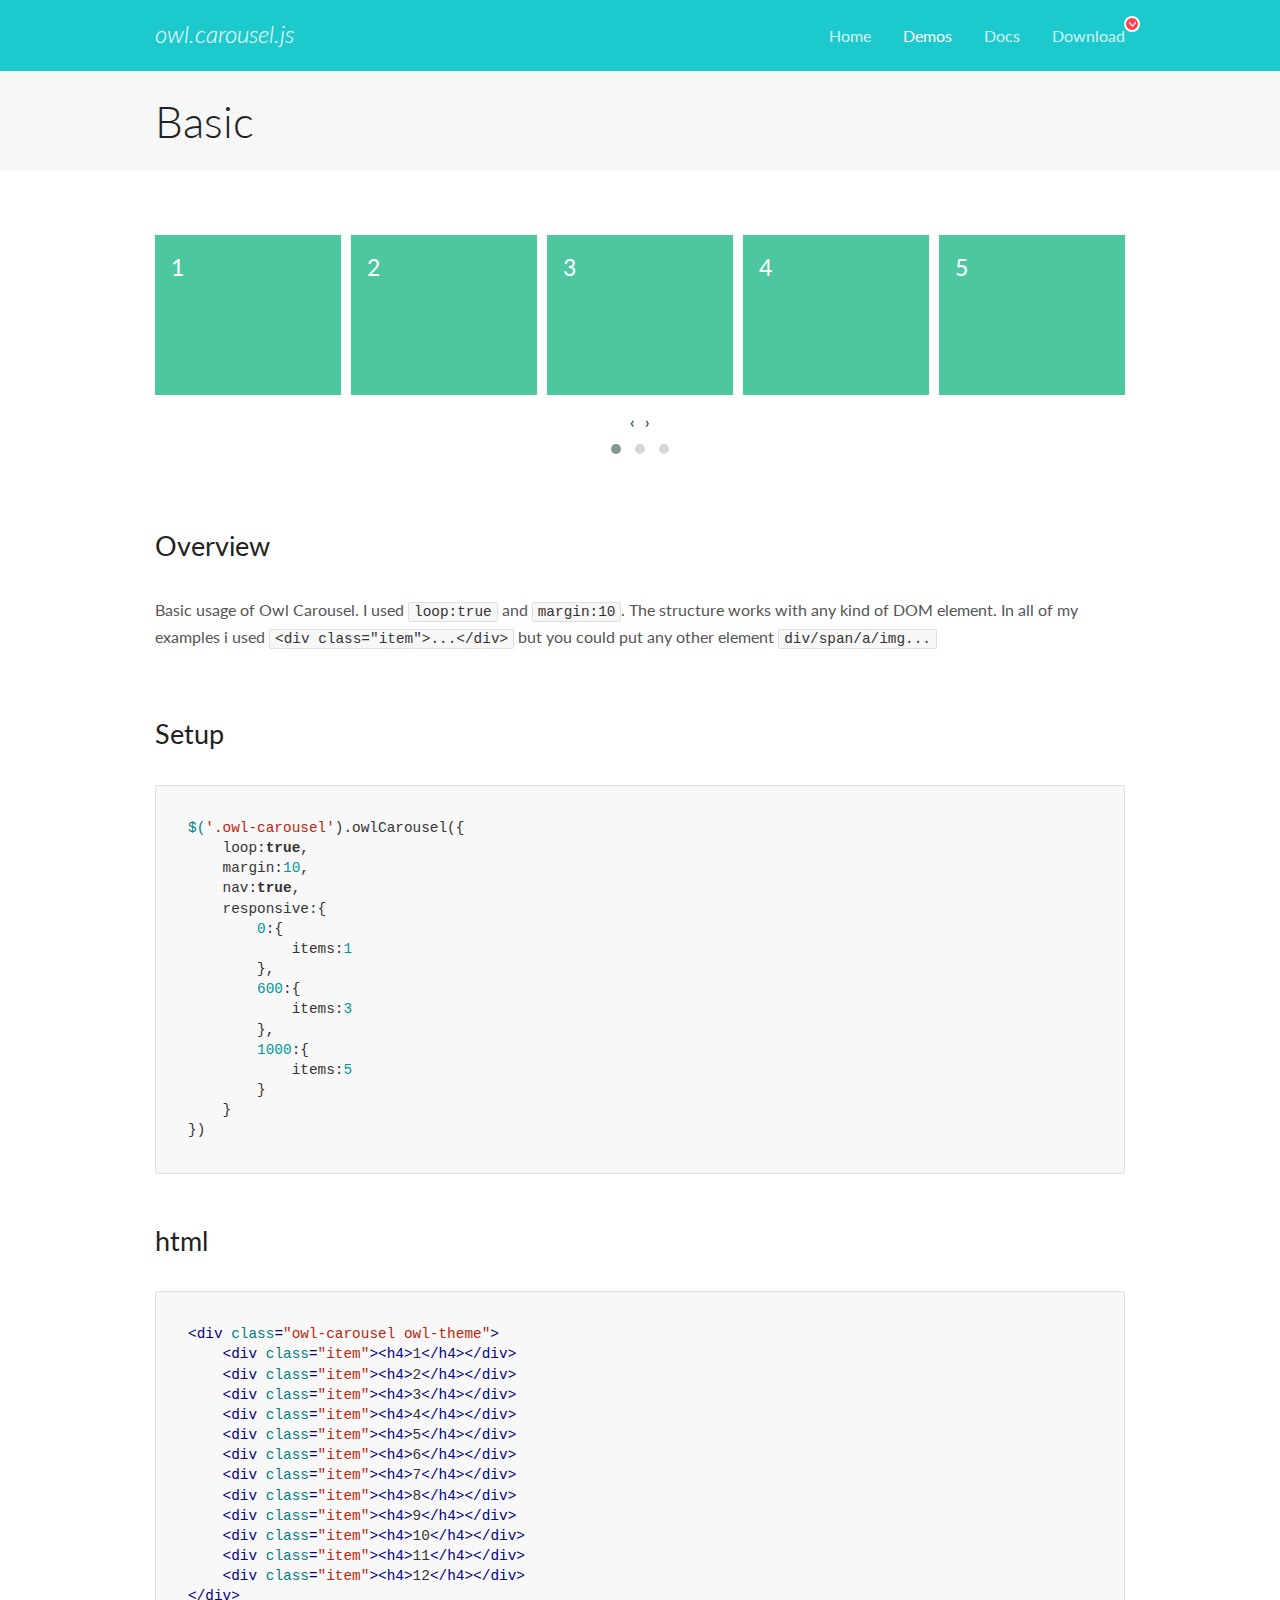
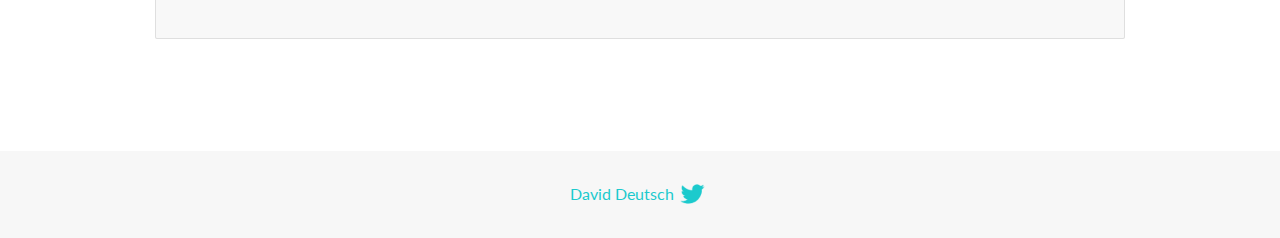
<file: html css/OwlCarousel2-2.3.4/docs/demos/basic.html>
<!DOCTYPE html>
<html lang="en">
  <head>

    <!-- head -->
    <meta charset="utf-8">
    <meta name="msapplication-tap-highlight" content="no" />
    <meta name="viewport" content="width=device-width, initial-scale=1.0" />
    <meta name="description" content="Basic usage demo">
    <meta name="author" content="David Deutsch">
    <title>
      Basic Demo | Owl Carousel | 2.3.4
    </title>

    <!-- Stylesheets -->
    <link href='https://fonts.googleapis.com/css?family=Lato:300,400,700,400italic,300italic' rel='stylesheet' type='text/css'>
    <link rel="stylesheet" href="../assets/css/docs.theme.min.css">

    <!-- Owl Stylesheets -->
    <link rel="stylesheet" href="../assets/owlcarousel/assets/owl.carousel.min.css">
    <link rel="stylesheet" href="../assets/owlcarousel/assets/owl.theme.default.min.css">

    <!-- HTML5 shim and Respond.js IE8 support of HTML5 elements and media queries -->

    <!--[if lt IE 9]>
      <script src="https://oss.maxcdn.com/libs/html5shiv/3.7.0/html5shiv.js"></script>
      <script src="https://oss.maxcdn.com/libs/respond.js/1.3.0/respond.min.js"></script>
    <![endif]-->

    <!-- Favicons -->
    <link rel="apple-touch-icon-precomposed" sizes="144x144" href="../assets/ico/apple-touch-icon-144-precomposed.png">
    <link rel="shortcut icon" href="../assets/ico/favicon.png">
    <link rel="shortcut icon" href="favicon.ico">

    <!-- Yeah i know js should not be in header. Its required for demos.-->

    <!-- javascript -->
    <script src="../assets/vendors/jquery.min.js"></script>
    <script src="../assets/owlcarousel/owl.carousel.js"></script>
  </head>
  <body>

    <!-- header -->
    <header class="header">
      <div class="row">
        <div class="large-12 columns">
          <div class="brand left">
            <h3>
              <a href="/OwlCarousel2/">owl.carousel.js</a> 
            </h3>
          </div>
          <a id="toggle-nav" class="right">
            <span></span> <span></span> <span></span> 
          </a> 
          <div class="nav-bar">
            <ul class="clearfix">
              <li> <a href="/OwlCarousel2/index.html">Home</a>  </li>
              <li class="active">
                <a href="/OwlCarousel2/demos/demos.html">Demos</a> 
              </li>
              <li> <a href="/OwlCarousel2/docs/started-welcome.html">Docs</a>  </li>
              <li>
                <a href="https://github.com/OwlCarousel2/OwlCarousel2/archive/2.3.4.zip">Download</a> 
                <span class="download"></span> 
              </li>
            </ul>
          </div>
        </div>
      </div>
    </header>

    <!-- title -->
    <section class="title">
      <div class="row">
        <div class="large-12 columns">
          <h1>Basic</h1>
        </div>
      </div>
    </section>

    <!--  Demos -->
    <section id="demos">
      <div class="row">
        <div class="large-12 columns">
          <div class="owl-carousel owl-theme">
            <div class="item">
              <h4>1</h4>
            </div>
            <div class="item">
              <h4>2</h4>
            </div>
            <div class="item">
              <h4>3</h4>
            </div>
            <div class="item">
              <h4>4</h4>
            </div>
            <div class="item">
              <h4>5</h4>
            </div>
            <div class="item">
              <h4>6</h4>
            </div>
            <div class="item">
              <h4>7</h4>
            </div>
            <div class="item">
              <h4>8</h4>
            </div>
            <div class="item">
              <h4>9</h4>
            </div>
            <div class="item">
              <h4>10</h4>
            </div>
            <div class="item">
              <h4>11</h4>
            </div>
            <div class="item">
              <h4>12</h4>
            </div>
          </div>
          <h3 id="overview">Overview</h3>
          <p>Basic usage of Owl Carousel. I used <code>loop:true</code> and <code>margin:10</code>. The structure works with any kind of DOM element. In all of my examples i used <code>&lt;div class=&quot;item&quot;&gt;...&lt;/div&gt;</code> but you could
            put any other element <code>div/span/a/img...</code></p>
          <h3 id="setup">Setup</h3>
          <pre><code>$(&#39;.owl-carousel&#39;).owlCarousel({
    loop:true,
    margin:10,
    nav:true,
    responsive:{
        0:{
            items:1
        },
        600:{
            items:3
        },
        1000:{
            items:5
        }
    }
})</code></pre>
          <h3 id="html">html</h3>
          <pre><code>&lt;div class=&quot;owl-carousel owl-theme&quot;&gt;
    &lt;div class=&quot;item&quot;&gt;&lt;h4&gt;1&lt;/h4&gt;&lt;/div&gt;
    &lt;div class=&quot;item&quot;&gt;&lt;h4&gt;2&lt;/h4&gt;&lt;/div&gt;
    &lt;div class=&quot;item&quot;&gt;&lt;h4&gt;3&lt;/h4&gt;&lt;/div&gt;
    &lt;div class=&quot;item&quot;&gt;&lt;h4&gt;4&lt;/h4&gt;&lt;/div&gt;
    &lt;div class=&quot;item&quot;&gt;&lt;h4&gt;5&lt;/h4&gt;&lt;/div&gt;
    &lt;div class=&quot;item&quot;&gt;&lt;h4&gt;6&lt;/h4&gt;&lt;/div&gt;
    &lt;div class=&quot;item&quot;&gt;&lt;h4&gt;7&lt;/h4&gt;&lt;/div&gt;
    &lt;div class=&quot;item&quot;&gt;&lt;h4&gt;8&lt;/h4&gt;&lt;/div&gt;
    &lt;div class=&quot;item&quot;&gt;&lt;h4&gt;9&lt;/h4&gt;&lt;/div&gt;
    &lt;div class=&quot;item&quot;&gt;&lt;h4&gt;10&lt;/h4&gt;&lt;/div&gt;
    &lt;div class=&quot;item&quot;&gt;&lt;h4&gt;11&lt;/h4&gt;&lt;/div&gt;
    &lt;div class=&quot;item&quot;&gt;&lt;h4&gt;12&lt;/h4&gt;&lt;/div&gt;
&lt;/div&gt;</code></pre>
          <script>
            $(document).ready(function() {
              var owl = $('.owl-carousel');
              owl.owlCarousel({
                margin: 10,
                nav: true,
                loop: true,
                responsive: {
                  0: {
                    items: 1
                  },
                  600: {
                    items: 3
                  },
                  1000: {
                    items: 5
                  }
                }
              })
            })
          </script>
        </div>
      </div>
    </section>

    <!-- footer -->
    <footer class="footer">
      <div class="row">
        <div class="large-12 columns">
          <h5>
            <a href="/OwlCarousel2/docs/support-contact.html">David Deutsch</a> 
            <a id="custom-tweet-button" href="https://twitter.com/share?url=https://github.com/OwlCarousel2/OwlCarousel2&text=Owl Carousel - This is so awesome! " target="_blank"></a> 
          </h5>
        </div>
      </div>
    </footer>

    <!-- vendors -->
    <script src="../assets/vendors/highlight.js"></script>
    <script src="../assets/js/app.js"></script>
  </body>
</html>
</file>
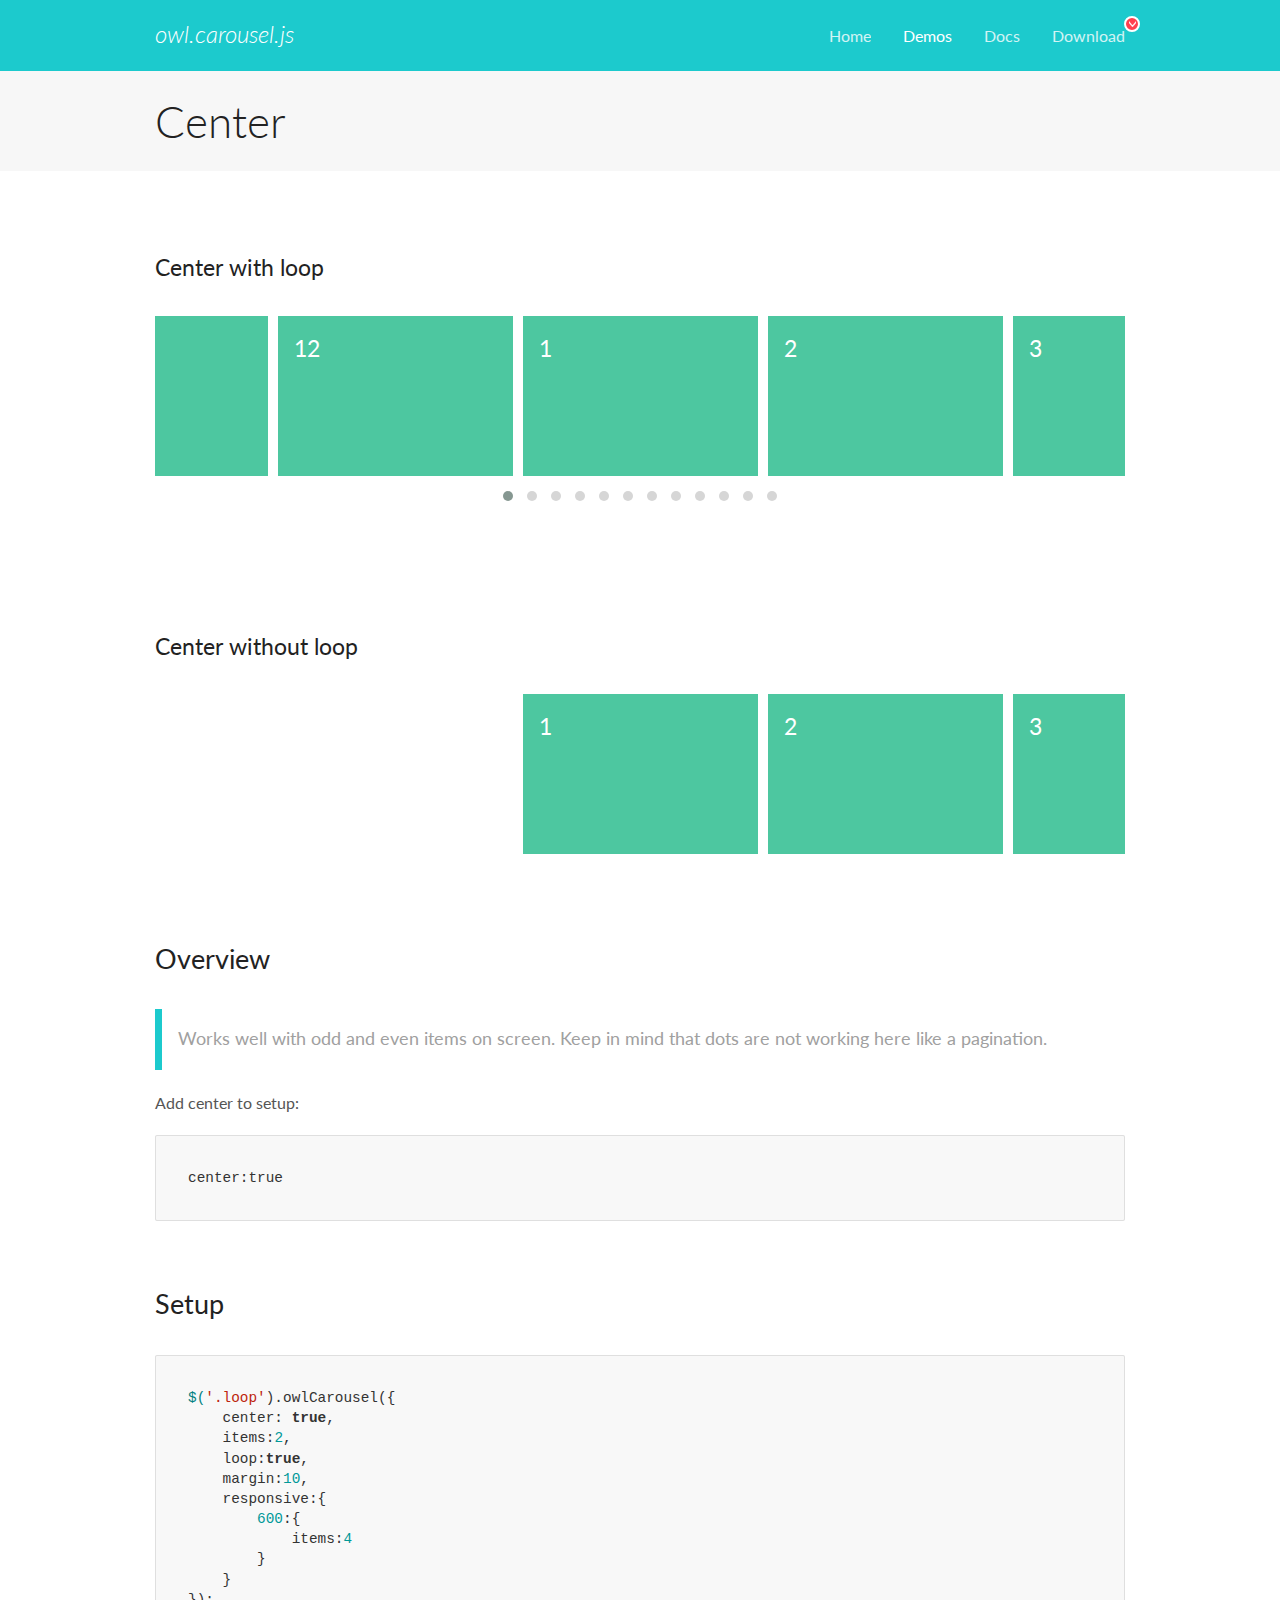
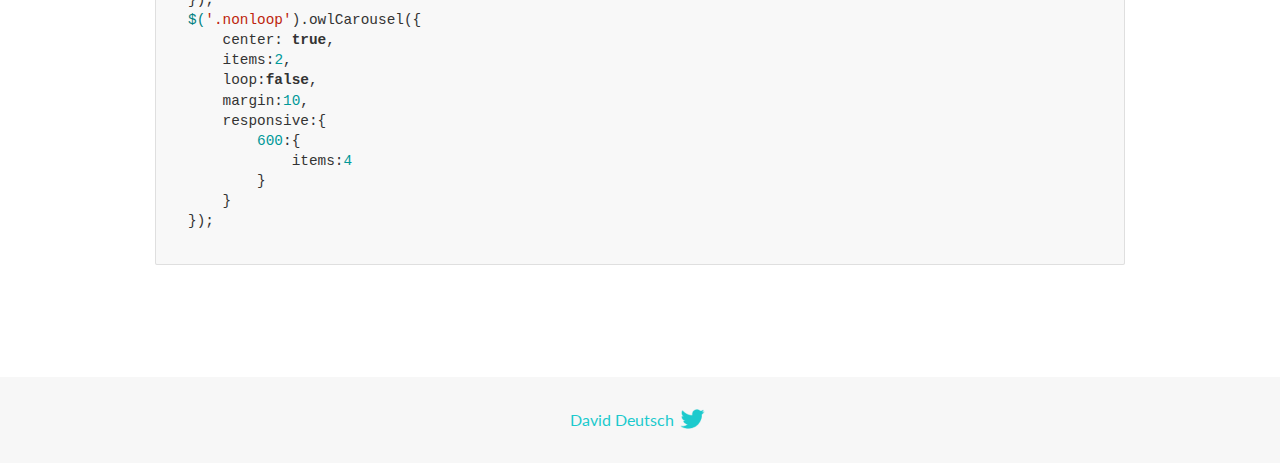
<file: html css/OwlCarousel2-2.3.4/docs/demos/center.html>
<!DOCTYPE html>
<html lang="en">
  <head>

    <!-- head -->
    <meta charset="utf-8">
    <meta name="msapplication-tap-highlight" content="no" />
    <meta name="viewport" content="width=device-width, initial-scale=1.0" />
    <meta name="description" content="Center carousel">
    <meta name="author" content="David Deutsch">
    <title>
      Center Demo | Owl Carousel | 2.3.4
    </title>

    <!-- Stylesheets -->
    <link href='https://fonts.googleapis.com/css?family=Lato:300,400,700,400italic,300italic' rel='stylesheet' type='text/css'>
    <link rel="stylesheet" href="../assets/css/docs.theme.min.css">

    <!-- Owl Stylesheets -->
    <link rel="stylesheet" href="../assets/owlcarousel/assets/owl.carousel.min.css">
    <link rel="stylesheet" href="../assets/owlcarousel/assets/owl.theme.default.min.css">

    <!-- HTML5 shim and Respond.js IE8 support of HTML5 elements and media queries -->

    <!--[if lt IE 9]>
      <script src="https://oss.maxcdn.com/libs/html5shiv/3.7.0/html5shiv.js"></script>
      <script src="https://oss.maxcdn.com/libs/respond.js/1.3.0/respond.min.js"></script>
    <![endif]-->

    <!-- Favicons -->
    <link rel="apple-touch-icon-precomposed" sizes="144x144" href="../assets/ico/apple-touch-icon-144-precomposed.png">
    <link rel="shortcut icon" href="../assets/ico/favicon.png">
    <link rel="shortcut icon" href="favicon.ico">

    <!-- Yeah i know js should not be in header. Its required for demos.-->

    <!-- javascript -->
    <script src="../assets/vendors/jquery.min.js"></script>
    <script src="../assets/owlcarousel/owl.carousel.js"></script>
  </head>
  <body>

    <!-- header -->
    <header class="header">
      <div class="row">
        <div class="large-12 columns">
          <div class="brand left">
            <h3>
              <a href="/OwlCarousel2/">owl.carousel.js</a> 
            </h3>
          </div>
          <a id="toggle-nav" class="right">
            <span></span> <span></span> <span></span> 
          </a> 
          <div class="nav-bar">
            <ul class="clearfix">
              <li> <a href="/OwlCarousel2/index.html">Home</a>  </li>
              <li class="active">
                <a href="/OwlCarousel2/demos/demos.html">Demos</a> 
              </li>
              <li> <a href="/OwlCarousel2/docs/started-welcome.html">Docs</a>  </li>
              <li>
                <a href="https://github.com/OwlCarousel2/OwlCarousel2/archive/2.3.4.zip">Download</a> 
                <span class="download"></span> 
              </li>
            </ul>
          </div>
        </div>
      </div>
    </header>

    <!-- title -->
    <section class="title">
      <div class="row">
        <div class="large-12 columns">
          <h1>Center</h1>
        </div>
      </div>
    </section>

    <!--  Demos -->
    <section id="demos">
      <div class="row">
        <div class="large-12 columns">
          <h4 id="center-with-loop">Center with loop</h4>
          <div class="loop owl-carousel owl-theme">
            <div class="item">
              <h4>1</h4>
            </div>
            <div class="item">
              <h4>2</h4>
            </div>
            <div class="item">
              <h4>3</h4>
            </div>
            <div class="item">
              <h4>4</h4>
            </div>
            <div class="item">
              <h4>5</h4>
            </div>
            <div class="item">
              <h4>6</h4>
            </div>
            <div class="item">
              <h4>7</h4>
            </div>
            <div class="item">
              <h4>8</h4>
            </div>
            <div class="item">
              <h4>9</h4>
            </div>
            <div class="item">
              <h4>10</h4>
            </div>
            <div class="item">
              <h4>11</h4>
            </div>
            <div class="item">
              <h4>12</h4>
            </div>
          </div>
          <br>
          <h4 id="center-without-loop">Center without loop</h4>
          <div class="nonloop owl-carousel">
            <div class="item">
              <h4>1</h4>
            </div>
            <div class="item">
              <h4>2</h4>
            </div>
            <div class="item">
              <h4>3</h4>
            </div>
            <div class="item">
              <h4>4</h4>
            </div>
            <div class="item">
              <h4>5</h4>
            </div>
            <div class="item">
              <h4>6</h4>
            </div>
            <div class="item">
              <h4>7</h4>
            </div>
            <div class="item">
              <h4>8</h4>
            </div>
            <div class="item">
              <h4>9</h4>
            </div>
            <div class="item">
              <h4>10</h4>
            </div>
            <div class="item">
              <h4>11</h4>
            </div>
            <div class="item">
              <h4>12</h4>
            </div>
          </div>
          <h3 id="overview">Overview</h3>
          <blockquote>
            <p>Works well with odd and even items on screen. Keep in mind that dots are not working here like a pagination.</p>
          </blockquote>
          <p>Add center to setup:</p>
          <pre><code>center:true</code></pre>
          <h3 id="setup">Setup</h3>
          <pre><code>$(&#39;.loop&#39;).owlCarousel({
    center: true,
    items:2,
    loop:true,
    margin:10,
    responsive:{
        600:{
            items:4
        }
    }
});
$(&#39;.nonloop&#39;).owlCarousel({
    center: true,
    items:2,
    loop:false,
    margin:10,
    responsive:{
        600:{
            items:4
        }
    }
});</code></pre>
          <script>
            jQuery(document).ready(function($) {
              $('.loop').owlCarousel({
                center: true,
                items: 2,
                loop: true,
                margin: 10,
                responsive: {
                  600: {
                    items: 4
                  }
                }
              });
              $('.nonloop').owlCarousel({
                center: true,
                items: 2,
                loop: false,
                margin: 10,
                responsive: {
                  600: {
                    items: 4
                  }
                }
              });
            });
          </script>
        </div>
      </div>
    </section>

    <!-- footer -->
    <footer class="footer">
      <div class="row">
        <div class="large-12 columns">
          <h5>
            <a href="/OwlCarousel2/docs/support-contact.html">David Deutsch</a> 
            <a id="custom-tweet-button" href="https://twitter.com/share?url=https://github.com/OwlCarousel2/OwlCarousel2&text=Owl Carousel - This is so awesome! " target="_blank"></a> 
          </h5>
        </div>
      </div>
    </footer>

    <!-- vendors -->
    <script src="../assets/vendors/highlight.js"></script>
    <script src="../assets/js/app.js"></script>
  </body>
</html>
</file>
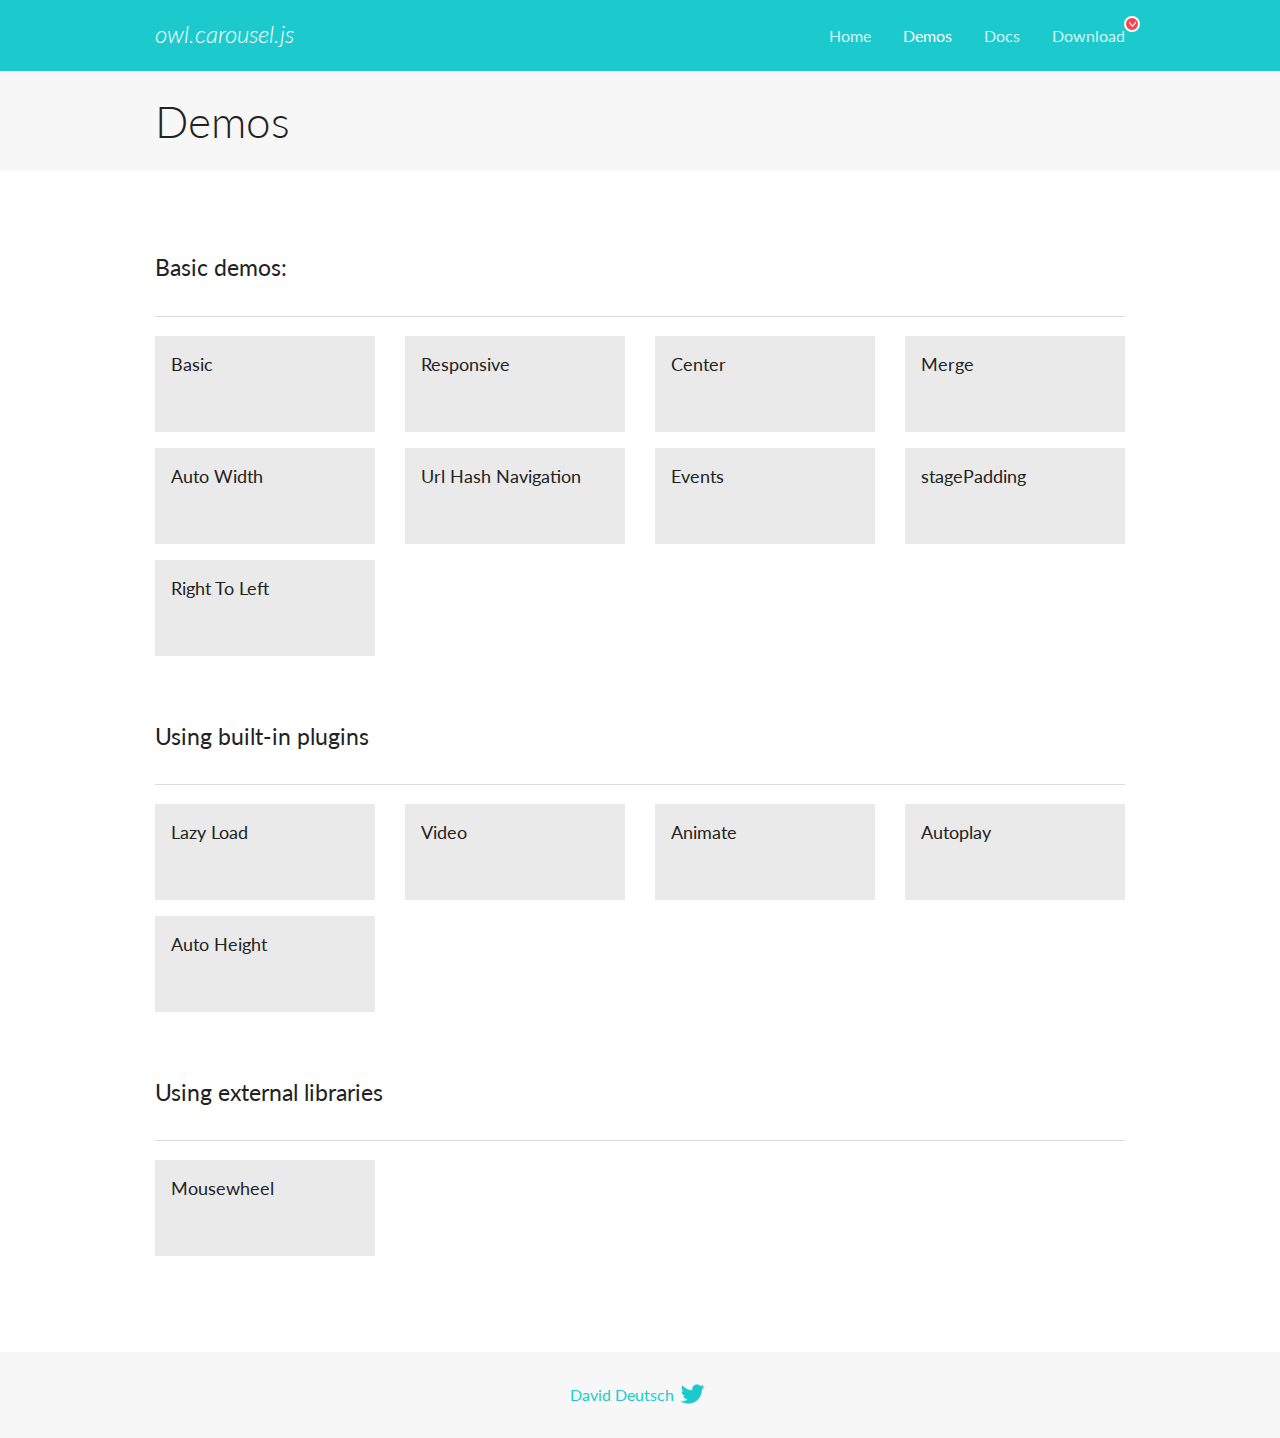
<file: html css/OwlCarousel2-2.3.4/docs/demos/demos.html>
<!DOCTYPE html>
<html lang="en">
  <head>

    <!-- head -->
    <meta charset="utf-8">
    <meta name="msapplication-tap-highlight" content="no" />
    <meta name="viewport" content="width=device-width, initial-scale=1.0" />
    <meta name="description" content="A list of Owl Carousel examples.">
    <meta name="author" content="David Deutsch">
    <title>
      Demos | Owl Carousel | 2.3.4
    </title>

    <!-- Stylesheets -->
    <link href='https://fonts.googleapis.com/css?family=Lato:300,400,700,400italic,300italic' rel='stylesheet' type='text/css'>
    <link rel="stylesheet" href="../assets/css/docs.theme.min.css">

    <!-- Owl Stylesheets -->
    <link rel="stylesheet" href="../assets/owlcarousel/assets/owl.carousel.min.css">
    <link rel="stylesheet" href="../assets/owlcarousel/assets/owl.theme.default.min.css">

    <!-- HTML5 shim and Respond.js IE8 support of HTML5 elements and media queries -->

    <!--[if lt IE 9]>
      <script src="https://oss.maxcdn.com/libs/html5shiv/3.7.0/html5shiv.js"></script>
      <script src="https://oss.maxcdn.com/libs/respond.js/1.3.0/respond.min.js"></script>
    <![endif]-->

    <!-- Favicons -->
    <link rel="apple-touch-icon-precomposed" sizes="144x144" href="../assets/ico/apple-touch-icon-144-precomposed.png">
    <link rel="shortcut icon" href="../assets/ico/favicon.png">
    <link rel="shortcut icon" href="favicon.ico">

    <!-- Yeah i know js should not be in header. Its required for demos.-->

    <!-- javascript -->
    <script src="../assets/vendors/jquery.min.js"></script>
    <script src="../assets/owlcarousel/owl.carousel.js"></script>
  </head>
  <body>

    <!-- header -->
    <header class="header">
      <div class="row">
        <div class="large-12 columns">
          <div class="brand left">
            <h3>
              <a href="/OwlCarousel2/">owl.carousel.js</a> 
            </h3>
          </div>
          <a id="toggle-nav" class="right">
            <span></span> <span></span> <span></span> 
          </a> 
          <div class="nav-bar">
            <ul class="clearfix">
              <li> <a href="/OwlCarousel2/index.html">Home</a>  </li>
              <li class="active">
                <a href="/OwlCarousel2/demos/demos.html">Demos</a> 
              </li>
              <li> <a href="/OwlCarousel2/docs/started-welcome.html">Docs</a>  </li>
              <li>
                <a href="https://github.com/OwlCarousel2/OwlCarousel2/archive/2.3.4.zip">Download</a> 
                <span class="download"></span> 
              </li>
            </ul>
          </div>
        </div>
      </div>
    </header>

    <!-- title -->
    <section class="title">
      <div class="row">
        <div class="large-12 columns">
          <h1>Demos</h1>
        </div>
      </div>
    </section>

    <!--  Demos -->
    <section id="demos">
      <div class="row">
        <div class="large-12 columns">
          <h4 id="basic-demos-">Basic demos:</h4>
          <hr>
          <div class="demo-list">
            <div class="row">
              <div class="small-6 medium-4 large-3 columns">
                <a href="basic.html" class="demo-block">
                  <h5>Basic </h5>
                </a> 
              </div>
              <div class="small-6 medium-4 large-3 columns">
                <a href="responsive.html" class="demo-block">
                  <h5>Responsive </h5>
                </a> 
              </div>
              <div class="small-6 medium-4 large-3 columns">
                <a href="center.html" class="demo-block">
                  <h5>Center </h5>
                </a> 
              </div>
              <div class="small-6 medium-4 large-3 columns">
                <a href="merge.html" class="demo-block">
                  <h5>Merge </h5>
                </a> 
              </div>
              <div class="small-6 medium-4 large-3 columns">
                <a href="autowidth.html" class="demo-block">
                  <h5>Auto Width </h5>
                </a> 
              </div>
              <div class="small-6 medium-4 large-3 columns">
                <a href="urlhashnav.html" class="demo-block">
                  <h5>Url Hash Navigation </h5>
                </a> 
              </div>
              <div class="small-6 medium-4 large-3 columns">
                <a href="events.html" class="demo-block">
                  <h5>Events </h5>
                </a> 
              </div>
              <div class="small-6 medium-4 large-3 columns">
                <a href="stagepadding.html" class="demo-block">
                  <h5>stagePadding </h5>
                </a> 
              </div>
              <div class="small-6 medium-4 large-3 columns">
                <a href="rtl.html" class="demo-block">
                  <h5>Right To Left </h5>
                </a> 
              </div>
            </div>
          </div>
          <h4 id="using-built-in-plugins">Using built-in plugins</h4>
          <hr>
          <div class="demo-list">
            <div class="row">
              <div class="small-6 medium-4 large-3 columns">
                <a href="lazyLoad.html" class="demo-block">
                  <h5>Lazy Load </h5>
                </a> 
              </div>
              <div class="small-6 medium-4 large-3 columns">
                <a href="video.html" class="demo-block">
                  <h5>Video </h5>
                </a> 
              </div>
              <div class="small-6 medium-4 large-3 columns">
                <a href="animate.html" class="demo-block">
                  <h5>Animate </h5>
                </a> 
              </div>
              <div class="small-6 medium-4 large-3 columns">
                <a href="autoplay.html" class="demo-block">
                  <h5>Autoplay </h5>
                </a> 
              </div>
              <div class="small-6 medium-4 large-3 columns">
                <a href="autoheight.html" class="demo-block">
                  <h5>Auto Height </h5>
                </a> 
              </div>
            </div>
          </div>
          <h4 id="using-external-libraries">Using external libraries</h4>
          <hr>
          <div class="demo-list">
            <div class="row">
              <div class="small-6 medium-4 large-3 columns">
                <a href="mousewheel.html" class="demo-block">
                  <h5>Mousewheel </h5>
                </a> 
              </div>
            </div>
          </div>
        </div>
      </div>
    </section>

    <!-- footer -->
    <footer class="footer">
      <div class="row">
        <div class="large-12 columns">
          <h5>
            <a href="/OwlCarousel2/docs/support-contact.html">David Deutsch</a> 
            <a id="custom-tweet-button" href="https://twitter.com/share?url=https://github.com/OwlCarousel2/OwlCarousel2&text=Owl Carousel - This is so awesome! " target="_blank"></a> 
          </h5>
        </div>
      </div>
    </footer>

    <!-- vendors -->
    <script src="../assets/vendors/highlight.js"></script>
    <script src="../assets/js/app.js"></script>
  </body>
</html>
</file>
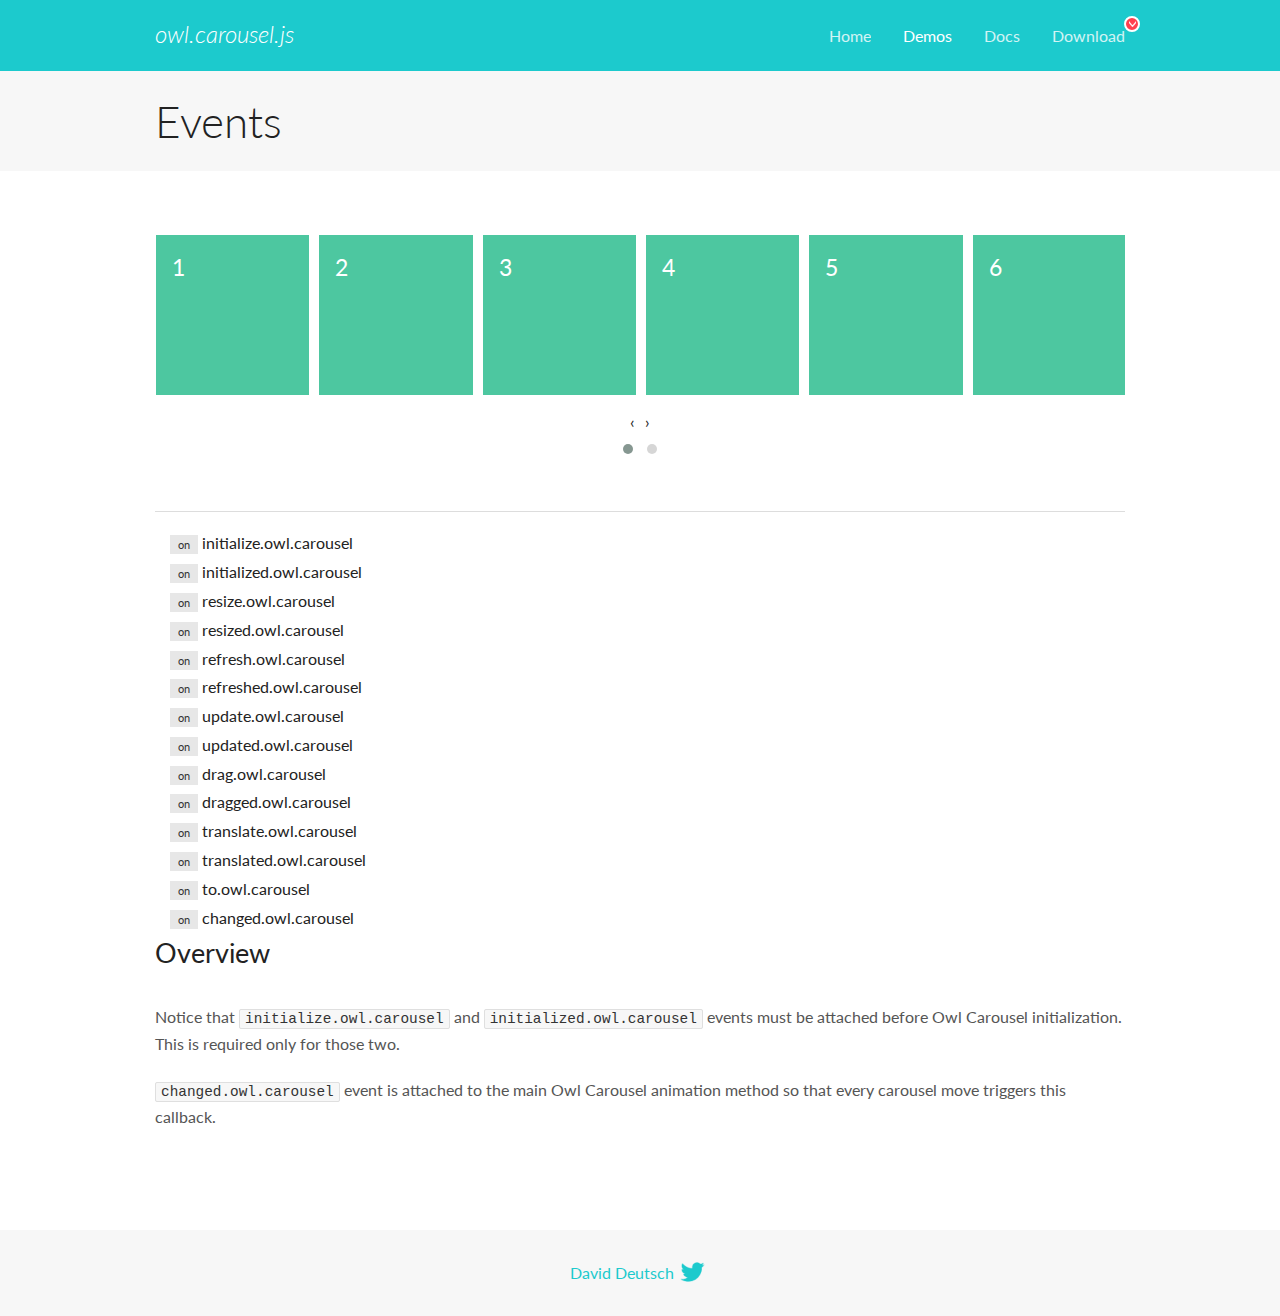
<file: html css/OwlCarousel2-2.3.4/docs/demos/events.html>
<!DOCTYPE html>
<html lang="en">
  <head>

    <!-- head -->
    <meta charset="utf-8">
    <meta name="msapplication-tap-highlight" content="no" />
    <meta name="viewport" content="width=device-width, initial-scale=1.0" />
    <meta name="description" content="Events usage demo">
    <meta name="author" content="David Deutsch">
    <title>
      Events Demo | Owl Carousel | 2.3.4
    </title>

    <!-- Stylesheets -->
    <link href='https://fonts.googleapis.com/css?family=Lato:300,400,700,400italic,300italic' rel='stylesheet' type='text/css'>
    <link rel="stylesheet" href="../assets/css/docs.theme.min.css">

    <!-- Owl Stylesheets -->
    <link rel="stylesheet" href="../assets/owlcarousel/assets/owl.carousel.min.css">
    <link rel="stylesheet" href="../assets/owlcarousel/assets/owl.theme.default.min.css">

    <!-- HTML5 shim and Respond.js IE8 support of HTML5 elements and media queries -->

    <!--[if lt IE 9]>
      <script src="https://oss.maxcdn.com/libs/html5shiv/3.7.0/html5shiv.js"></script>
      <script src="https://oss.maxcdn.com/libs/respond.js/1.3.0/respond.min.js"></script>
    <![endif]-->

    <!-- Favicons -->
    <link rel="apple-touch-icon-precomposed" sizes="144x144" href="../assets/ico/apple-touch-icon-144-precomposed.png">
    <link rel="shortcut icon" href="../assets/ico/favicon.png">
    <link rel="shortcut icon" href="favicon.ico">

    <!-- Yeah i know js should not be in header. Its required for demos.-->

    <!-- javascript -->
    <script src="../assets/vendors/jquery.min.js"></script>
    <script src="../assets/owlcarousel/owl.carousel.js"></script>
  </head>
  <body>

    <!-- header -->
    <header class="header">
      <div class="row">
        <div class="large-12 columns">
          <div class="brand left">
            <h3>
              <a href="/OwlCarousel2/">owl.carousel.js</a> 
            </h3>
          </div>
          <a id="toggle-nav" class="right">
            <span></span> <span></span> <span></span> 
          </a> 
          <div class="nav-bar">
            <ul class="clearfix">
              <li> <a href="/OwlCarousel2/index.html">Home</a>  </li>
              <li class="active">
                <a href="/OwlCarousel2/demos/demos.html">Demos</a> 
              </li>
              <li> <a href="/OwlCarousel2/docs/started-welcome.html">Docs</a>  </li>
              <li>
                <a href="https://github.com/OwlCarousel2/OwlCarousel2/archive/2.3.4.zip">Download</a> 
                <span class="download"></span> 
              </li>
            </ul>
          </div>
        </div>
      </div>
    </header>

    <!-- title -->
    <section class="title">
      <div class="row">
        <div class="large-12 columns">
          <h1>Events</h1>
        </div>
      </div>
    </section>

    <!--  Demos -->
    <section id="demos">
      <div class="row">
        <div class="large-12 columns">
          <div class="owl-carousel owl-theme">
            <div class="item">
              <h4>1</h4>
            </div>
            <div class="item">
              <h4>2</h4>
            </div>
            <div class="item">
              <h4>3</h4>
            </div>
            <div class="item">
              <h4>4</h4>
            </div>
            <div class="item">
              <h4>5</h4>
            </div>
            <div class="item">
              <h4>6</h4>
            </div>
            <div class="item">
              <h4>7</h4>
            </div>
            <div class="item">
              <h4>8</h4>
            </div>
            <div class="item">
              <h4>9</h4>
            </div>
            <div class="item">
              <h4>10</h4>
            </div>
            <div class="item">
              <h4>11</h4>
            </div>
            <div class="item">
              <h4>12</h4>
            </div>
          </div>
          <hr>
          <div class="large-12 columns callbacks">
            <div><span class="label secondary initialize">on</span>  initialize.owl.carousel </div>
            <div><span class="label secondary initialized">on</span>  initialized.owl.carousel </div>
            <div><span class="label secondary resize">on</span>  resize.owl.carousel </div>
            <div><span class="label secondary resized">on</span>  resized.owl.carousel </div>
            <div><span class="label secondary refresh">on</span>  refresh.owl.carousel </div>
            <div><span class="label secondary refreshed">on</span>  refreshed.owl.carousel </div>
            <div><span class="label secondary update">on</span>  update.owl.carousel </div>
            <div><span class="label secondary updated">on</span>  updated.owl.carousel </div>
            <div><span class="label secondary drag">on</span>  drag.owl.carousel </div>
            <div><span class="label secondary dragged">on</span>  dragged.owl.carousel </div>
            <div><span class="label secondary translate">on</span>  translate.owl.carousel </div>
            <div><span class="label secondary translated">on</span>  translated.owl.carousel </div>
            <div><span class="label secondary to">on</span>  to.owl.carousel </div>
            <div><span class="label secondary changed">on</span>  changed.owl.carousel </div>
          </div>
          <h3 id="overview">Overview</h3>
          <p>Notice that <code>initialize.owl.carousel</code> and <code>initialized.owl.carousel</code> events must be attached before Owl Carousel initialization. This is required only for those two.</p>
          <p><code>changed.owl.carousel</code> event is attached to the main Owl Carousel animation method so that every carousel move triggers this callback.</p>
          <script>
            jQuery(document).ready(function($) {
              var owl = $('.owl-carousel');
              owl.on('initialize.owl.carousel initialized.owl.carousel ' +
                'initialize.owl.carousel initialize.owl.carousel ' +
                'resize.owl.carousel resized.owl.carousel ' +
                'refresh.owl.carousel refreshed.owl.carousel ' +
                'update.owl.carousel updated.owl.carousel ' +
                'drag.owl.carousel dragged.owl.carousel ' +
                'translate.owl.carousel translated.owl.carousel ' +
                'to.owl.carousel changed.owl.carousel',
                function(e) {
                  $('.' + e.type)
                    .removeClass('secondary')
                    .addClass('success');
                  window.setTimeout(function() {
                    $('.' + e.type)
                      .removeClass('success')
                      .addClass('secondary');
                  }, 500);
                });
              owl.owlCarousel({
                loop: true,
                nav: true,
                lazyLoad: true,
                margin: 10,
                video: true,
                responsive: {
                  0: {
                    items: 1
                  },
                  600: {
                    items: 3
                  },
                  960: {
                    items: 5,
                  },
                  1200: {
                    items: 6
                  }
                }
              });
            });
          </script>
        </div>
      </div>
    </section>

    <!-- footer -->
    <footer class="footer">
      <div class="row">
        <div class="large-12 columns">
          <h5>
            <a href="/OwlCarousel2/docs/support-contact.html">David Deutsch</a> 
            <a id="custom-tweet-button" href="https://twitter.com/share?url=https://github.com/OwlCarousel2/OwlCarousel2&text=Owl Carousel - This is so awesome! " target="_blank"></a> 
          </h5>
        </div>
      </div>
    </footer>

    <!-- vendors -->
    <script src="../assets/vendors/highlight.js"></script>
    <script src="../assets/js/app.js"></script>
  </body>
</html>
</file>
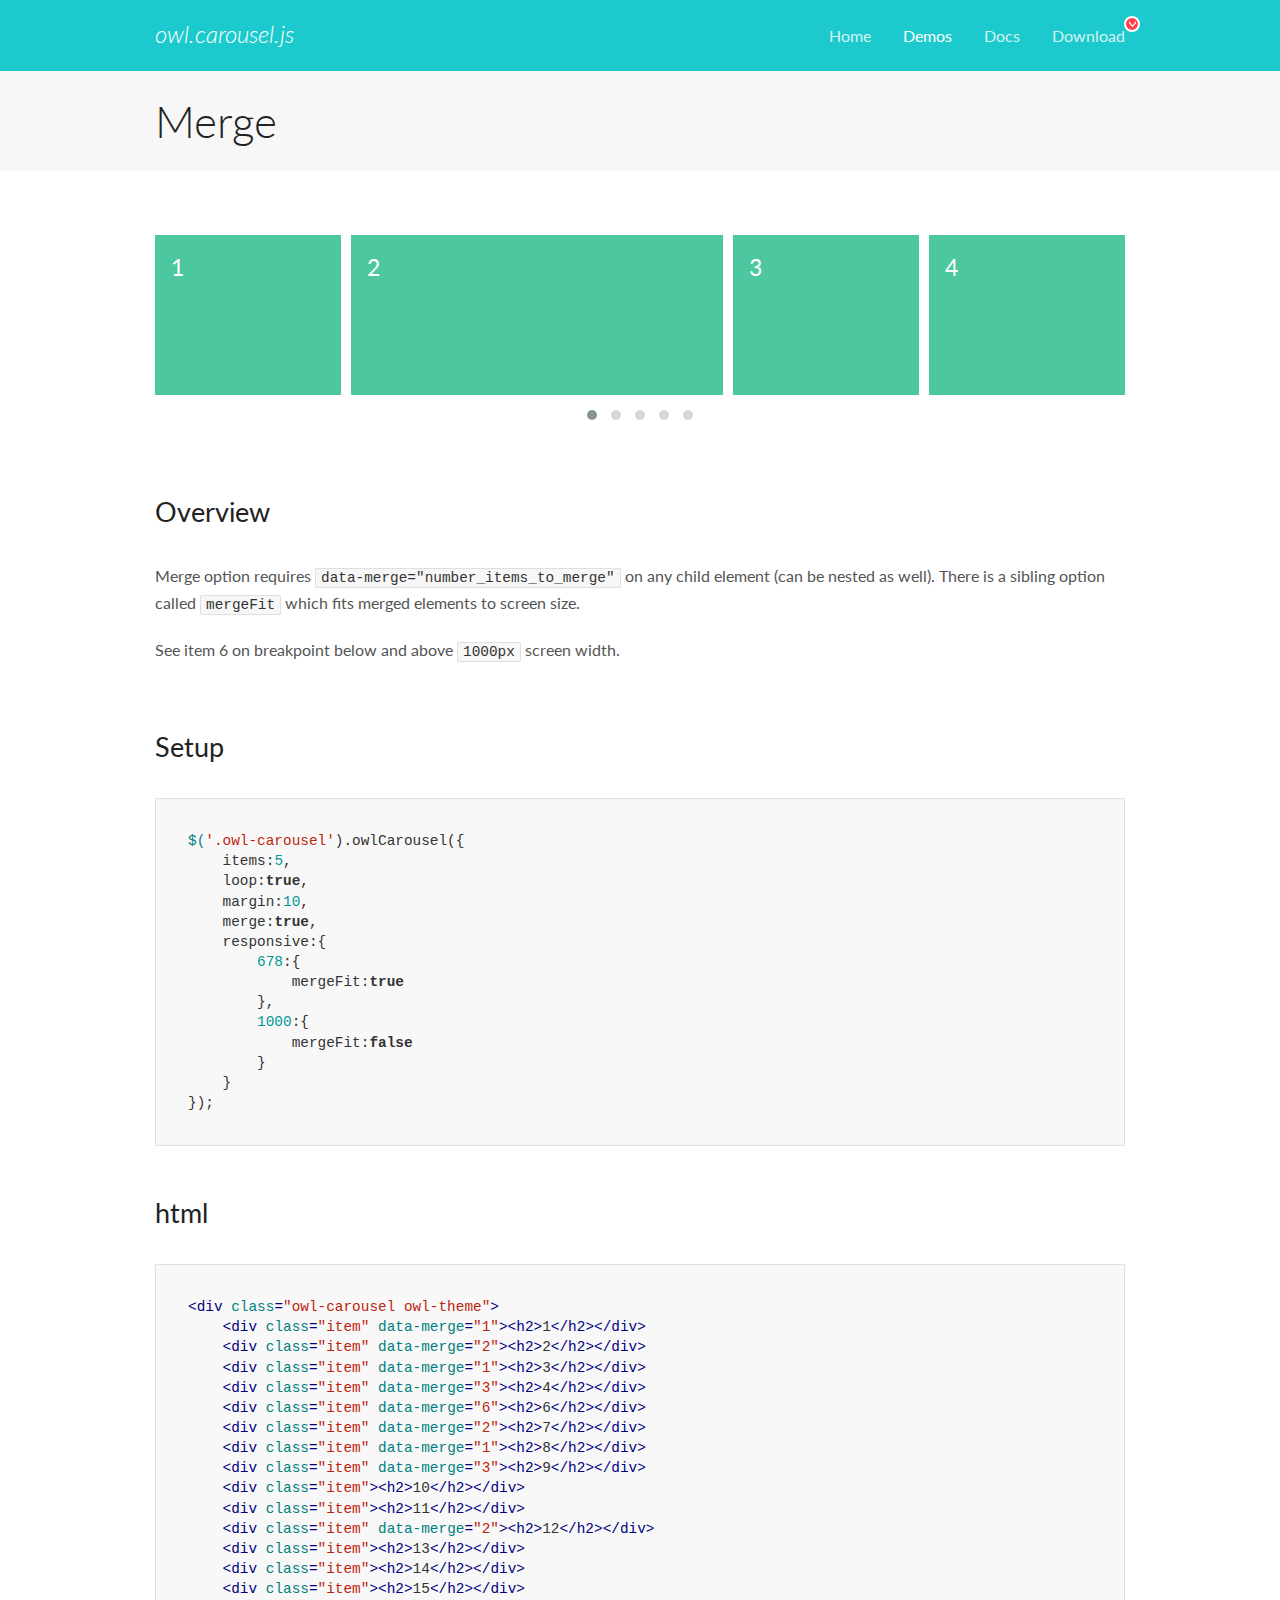
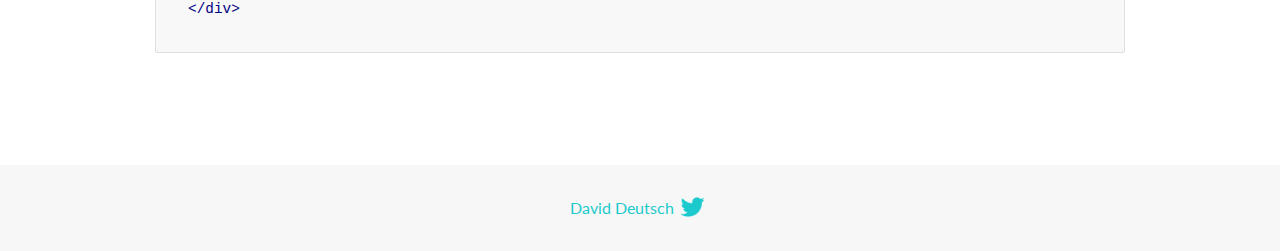
<file: html css/OwlCarousel2-2.3.4/docs/demos/merge.html>
<!DOCTYPE html>
<html lang="en">
  <head>

    <!-- head -->
    <meta charset="utf-8">
    <meta name="msapplication-tap-highlight" content="no" />
    <meta name="viewport" content="width=device-width, initial-scale=1.0" />
    <meta name="description" content="Merge Items">
    <meta name="author" content="David Deutsch">
    <title>
      Merge Demo | Owl Carousel | 2.3.4
    </title>

    <!-- Stylesheets -->
    <link href='https://fonts.googleapis.com/css?family=Lato:300,400,700,400italic,300italic' rel='stylesheet' type='text/css'>
    <link rel="stylesheet" href="../assets/css/docs.theme.min.css">

    <!-- Owl Stylesheets -->
    <link rel="stylesheet" href="../assets/owlcarousel/assets/owl.carousel.min.css">
    <link rel="stylesheet" href="../assets/owlcarousel/assets/owl.theme.default.min.css">

    <!-- HTML5 shim and Respond.js IE8 support of HTML5 elements and media queries -->

    <!--[if lt IE 9]>
      <script src="https://oss.maxcdn.com/libs/html5shiv/3.7.0/html5shiv.js"></script>
      <script src="https://oss.maxcdn.com/libs/respond.js/1.3.0/respond.min.js"></script>
    <![endif]-->

    <!-- Favicons -->
    <link rel="apple-touch-icon-precomposed" sizes="144x144" href="../assets/ico/apple-touch-icon-144-precomposed.png">
    <link rel="shortcut icon" href="../assets/ico/favicon.png">
    <link rel="shortcut icon" href="favicon.ico">

    <!-- Yeah i know js should not be in header. Its required for demos.-->

    <!-- javascript -->
    <script src="../assets/vendors/jquery.min.js"></script>
    <script src="../assets/owlcarousel/owl.carousel.js"></script>
  </head>
  <body>

    <!-- header -->
    <header class="header">
      <div class="row">
        <div class="large-12 columns">
          <div class="brand left">
            <h3>
              <a href="/OwlCarousel2/">owl.carousel.js</a> 
            </h3>
          </div>
          <a id="toggle-nav" class="right">
            <span></span> <span></span> <span></span> 
          </a> 
          <div class="nav-bar">
            <ul class="clearfix">
              <li> <a href="/OwlCarousel2/index.html">Home</a>  </li>
              <li class="active">
                <a href="/OwlCarousel2/demos/demos.html">Demos</a> 
              </li>
              <li> <a href="/OwlCarousel2/docs/started-welcome.html">Docs</a>  </li>
              <li>
                <a href="https://github.com/OwlCarousel2/OwlCarousel2/archive/2.3.4.zip">Download</a> 
                <span class="download"></span> 
              </li>
            </ul>
          </div>
        </div>
      </div>
    </header>

    <!-- title -->
    <section class="title">
      <div class="row">
        <div class="large-12 columns">
          <h1>Merge</h1>
        </div>
      </div>
    </section>

    <!--  Demos -->
    <section id="demos">
      <div class="row">
        <div class="large-12 columns">
          <div class="owl-carousel owl-theme">
            <div class="item" data-merge="1">
              <h4>1</h4>
            </div>
            <div class="item" data-merge="2">
              <h4>2</h4>
            </div>
            <div class="item" data-merge="1">
              <h4>3</h4>
            </div>
            <div class="item" data-merge="3">
              <h4>4</h4>
            </div>
            <div class="item" data-merge="6">
              <h4>6</h4>
            </div>
            <div class="item" data-merge="2">
              <h4>7</h4>
            </div>
            <div class="item" data-merge="1">
              <h4>8</h4>
            </div>
            <div class="item" data-merge="3">
              <h4>9</h4>
            </div>
            <div class="item">
              <h4>10</h4>
            </div>
            <div class="item">
              <h4>11</h4>
            </div>
            <div class="item" data-merge="2">
              <h4>12</h4>
            </div>
            <div class="item">
              <h4>13</h4>
            </div>
            <div class="item">
              <h4>14</h4>
            </div>
            <div class="item">
              <h4>15</h4>
            </div>
          </div>
          <h3 id="overview">Overview</h3>
          <p>Merge option requires <code>data-merge=&quot;number_items_to_merge&quot;</code> on any child element (can be nested as well). There is a sibling option called <code>mergeFit</code> which fits merged elements to screen size. </p>
          <p>See item 6 on breakpoint below and above <code>1000px</code> screen width.</p>
          <h3 id="setup">Setup</h3>
          <pre><code>$(&#39;.owl-carousel&#39;).owlCarousel({
    items:5,
    loop:true,
    margin:10,
    merge:true,
    responsive:{
        678:{
            mergeFit:true
        },
        1000:{
            mergeFit:false
        }
    }
});</code></pre>
          <h3 id="html">html</h3>
          <pre><code>&lt;div class=&quot;owl-carousel owl-theme&quot;&gt;
    &lt;div class=&quot;item&quot; data-merge=&quot;1&quot;&gt;&lt;h2&gt;1&lt;/h2&gt;&lt;/div&gt;
    &lt;div class=&quot;item&quot; data-merge=&quot;2&quot;&gt;&lt;h2&gt;2&lt;/h2&gt;&lt;/div&gt;
    &lt;div class=&quot;item&quot; data-merge=&quot;1&quot;&gt;&lt;h2&gt;3&lt;/h2&gt;&lt;/div&gt;
    &lt;div class=&quot;item&quot; data-merge=&quot;3&quot;&gt;&lt;h2&gt;4&lt;/h2&gt;&lt;/div&gt;
    &lt;div class=&quot;item&quot; data-merge=&quot;6&quot;&gt;&lt;h2&gt;6&lt;/h2&gt;&lt;/div&gt;
    &lt;div class=&quot;item&quot; data-merge=&quot;2&quot;&gt;&lt;h2&gt;7&lt;/h2&gt;&lt;/div&gt;
    &lt;div class=&quot;item&quot; data-merge=&quot;1&quot;&gt;&lt;h2&gt;8&lt;/h2&gt;&lt;/div&gt;
    &lt;div class=&quot;item&quot; data-merge=&quot;3&quot;&gt;&lt;h2&gt;9&lt;/h2&gt;&lt;/div&gt;
    &lt;div class=&quot;item&quot;&gt;&lt;h2&gt;10&lt;/h2&gt;&lt;/div&gt;
    &lt;div class=&quot;item&quot;&gt;&lt;h2&gt;11&lt;/h2&gt;&lt;/div&gt;
    &lt;div class=&quot;item&quot; data-merge=&quot;2&quot;&gt;&lt;h2&gt;12&lt;/h2&gt;&lt;/div&gt;
    &lt;div class=&quot;item&quot;&gt;&lt;h2&gt;13&lt;/h2&gt;&lt;/div&gt;
    &lt;div class=&quot;item&quot;&gt;&lt;h2&gt;14&lt;/h2&gt;&lt;/div&gt;
    &lt;div class=&quot;item&quot;&gt;&lt;h2&gt;15&lt;/h2&gt;&lt;/div&gt;
&lt;/div&gt;</code></pre>
          <script>
            $(document).ready(function() {
              $('.owl-carousel').owlCarousel({
                items: 5,
                loop: true,
                margin: 10,
                merge: true,
                responsive: {
                  678: {
                    mergeFit: true
                  },
                  1000: {
                    mergeFit: false
                  }
                }
              });
            })
          </script>
        </div>
      </div>
    </section>

    <!-- footer -->
    <footer class="footer">
      <div class="row">
        <div class="large-12 columns">
          <h5>
            <a href="/OwlCarousel2/docs/support-contact.html">David Deutsch</a> 
            <a id="custom-tweet-button" href="https://twitter.com/share?url=https://github.com/OwlCarousel2/OwlCarousel2&text=Owl Carousel - This is so awesome! " target="_blank"></a> 
          </h5>
        </div>
      </div>
    </footer>

    <!-- vendors -->
    <script src="../assets/vendors/highlight.js"></script>
    <script src="../assets/js/app.js"></script>
  </body>
</html>
</file>
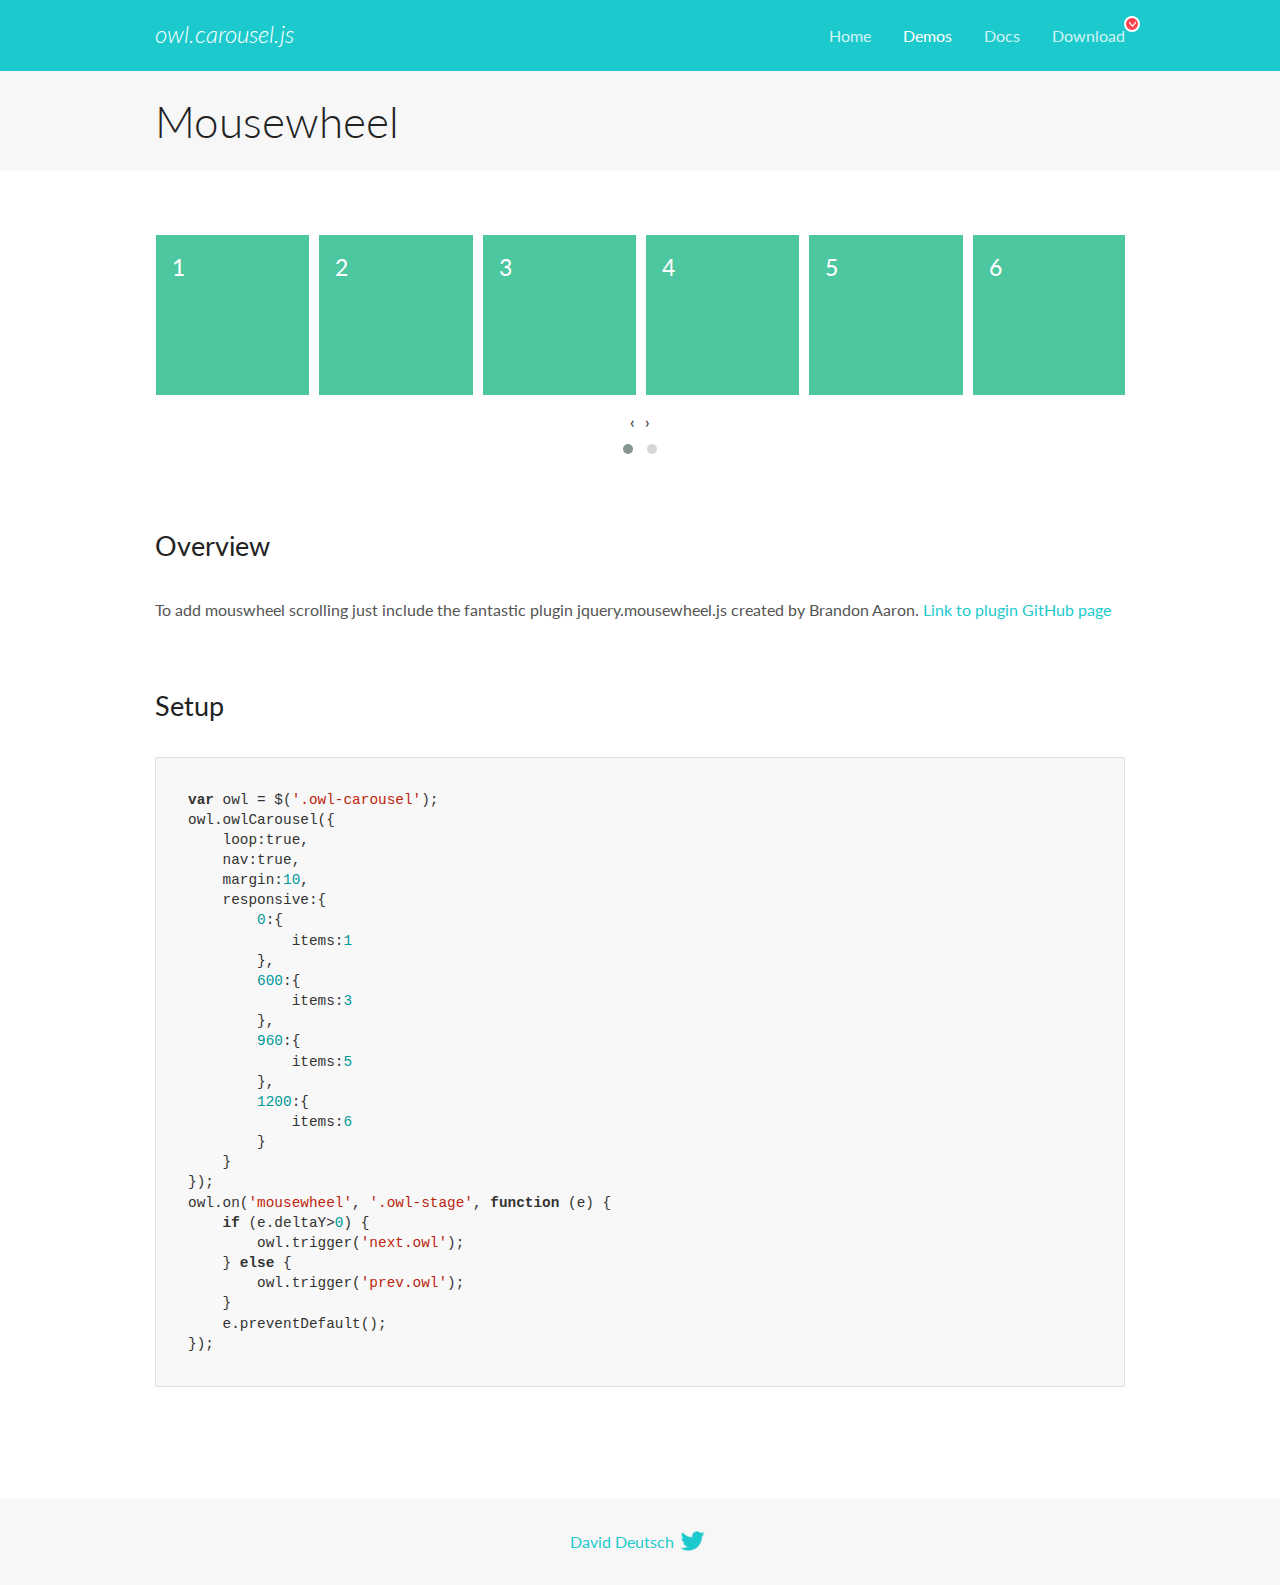
<file: html css/OwlCarousel2-2.3.4/docs/demos/mousewheel.html>
<!DOCTYPE html>
<html lang="en">
  <head>

    <!-- head -->
    <meta charset="utf-8">
    <meta name="msapplication-tap-highlight" content="no" />
    <meta name="viewport" content="width=device-width, initial-scale=1.0" />
    <meta name="description" content="Mousewheel usage demo">
    <meta name="author" content="David Deutsch">
    <title>
      Mousewheel Demo | Owl Carousel | 2.3.4
    </title>

    <!-- Stylesheets -->
    <link href='https://fonts.googleapis.com/css?family=Lato:300,400,700,400italic,300italic' rel='stylesheet' type='text/css'>
    <link rel="stylesheet" href="../assets/css/docs.theme.min.css">

    <!-- Owl Stylesheets -->
    <link rel="stylesheet" href="../assets/owlcarousel/assets/owl.carousel.min.css">
    <link rel="stylesheet" href="../assets/owlcarousel/assets/owl.theme.default.min.css">

    <!-- HTML5 shim and Respond.js IE8 support of HTML5 elements and media queries -->

    <!--[if lt IE 9]>
      <script src="https://oss.maxcdn.com/libs/html5shiv/3.7.0/html5shiv.js"></script>
      <script src="https://oss.maxcdn.com/libs/respond.js/1.3.0/respond.min.js"></script>
    <![endif]-->

    <!-- Favicons -->
    <link rel="apple-touch-icon-precomposed" sizes="144x144" href="../assets/ico/apple-touch-icon-144-precomposed.png">
    <link rel="shortcut icon" href="../assets/ico/favicon.png">
    <link rel="shortcut icon" href="favicon.ico">

    <!-- Yeah i know js should not be in header. Its required for demos.-->

    <!-- javascript -->
    <script src="../assets/vendors/jquery.min.js"></script>
    <script src="../assets/owlcarousel/owl.carousel.js"></script>
  </head>
  <body>

    <!-- header -->
    <header class="header">
      <div class="row">
        <div class="large-12 columns">
          <div class="brand left">
            <h3>
              <a href="/OwlCarousel2/">owl.carousel.js</a> 
            </h3>
          </div>
          <a id="toggle-nav" class="right">
            <span></span> <span></span> <span></span> 
          </a> 
          <div class="nav-bar">
            <ul class="clearfix">
              <li> <a href="/OwlCarousel2/index.html">Home</a>  </li>
              <li class="active">
                <a href="/OwlCarousel2/demos/demos.html">Demos</a> 
              </li>
              <li> <a href="/OwlCarousel2/docs/started-welcome.html">Docs</a>  </li>
              <li>
                <a href="https://github.com/OwlCarousel2/OwlCarousel2/archive/2.3.4.zip">Download</a> 
                <span class="download"></span> 
              </li>
            </ul>
          </div>
        </div>
      </div>
    </header>

    <!-- title -->
    <section class="title">
      <div class="row">
        <div class="large-12 columns">
          <h1>Mousewheel</h1>
        </div>
      </div>
    </section>

    <!--  Demos -->
    <section id="demos">
      <div class="row">
        <div class="large-12 columns">
          <div class="owl-carousel owl-theme">
            <div class="item">
              <h4>1</h4>
            </div>
            <div class="item">
              <h4>2</h4>
            </div>
            <div class="item">
              <h4>3</h4>
            </div>
            <div class="item">
              <h4>4</h4>
            </div>
            <div class="item">
              <h4>5</h4>
            </div>
            <div class="item">
              <h4>6</h4>
            </div>
            <div class="item">
              <h4>7</h4>
            </div>
            <div class="item">
              <h4>8</h4>
            </div>
            <div class="item">
              <h4>9</h4>
            </div>
            <div class="item">
              <h4>10</h4>
            </div>
            <div class="item">
              <h4>11</h4>
            </div>
            <div class="item">
              <h4>12</h4>
            </div>
          </div>
          <h3 id="overview">Overview</h3>
          <p>To add mouswheel scrolling just include the fantastic plugin jquery.mousewheel.js created by Brandon Aaron.
            <a href="https://github.com/brandonaaron/jquery-mousewheel">Link to plugin GitHub page</a> 
          </p>
          <h3 id="setup">Setup</h3>
          <pre><code>var owl = $(&#39;.owl-carousel&#39;);
owl.owlCarousel({
    loop:true,
    nav:true,
    margin:10,
    responsive:{
        0:{
            items:1
        },
        600:{
            items:3
        },            
        960:{
            items:5
        },
        1200:{
            items:6
        }
    }
});
owl.on(&#39;mousewheel&#39;, &#39;.owl-stage&#39;, function (e) {
    if (e.deltaY&gt;0) {
        owl.trigger(&#39;next.owl&#39;);
    } else {
        owl.trigger(&#39;prev.owl&#39;);
    }
    e.preventDefault();
});</code></pre>
          <script src="../assets/vendors/jquery.mousewheel.min.js"></script>
          <script>
            $(document).ready(function() {
              var owl = $('.owl-carousel');
              owl.owlCarousel({
                loop: true,
                nav: true,
                margin: 10,
                responsive: {
                  0: {
                    items: 1
                  },
                  600: {
                    items: 3
                  },
                  960: {
                    items: 5
                  },
                  1200: {
                    items: 6
                  }
                }
              });
              owl.on('mousewheel', '.owl-stage', function(e) {
                if (e.deltaY > 0) {
                  owl.trigger('next.owl');
                } else {
                  owl.trigger('prev.owl');
                }
                e.preventDefault();
              });
            })
          </script>
        </div>
      </div>
    </section>

    <!-- footer -->
    <footer class="footer">
      <div class="row">
        <div class="large-12 columns">
          <h5>
            <a href="/OwlCarousel2/docs/support-contact.html">David Deutsch</a> 
            <a id="custom-tweet-button" href="https://twitter.com/share?url=https://github.com/OwlCarousel2/OwlCarousel2&text=Owl Carousel - This is so awesome! " target="_blank"></a> 
          </h5>
        </div>
      </div>
    </footer>

    <!-- vendors -->
    <script src="../assets/vendors/highlight.js"></script>
    <script src="../assets/js/app.js"></script>
  </body>
</html>
</file>
